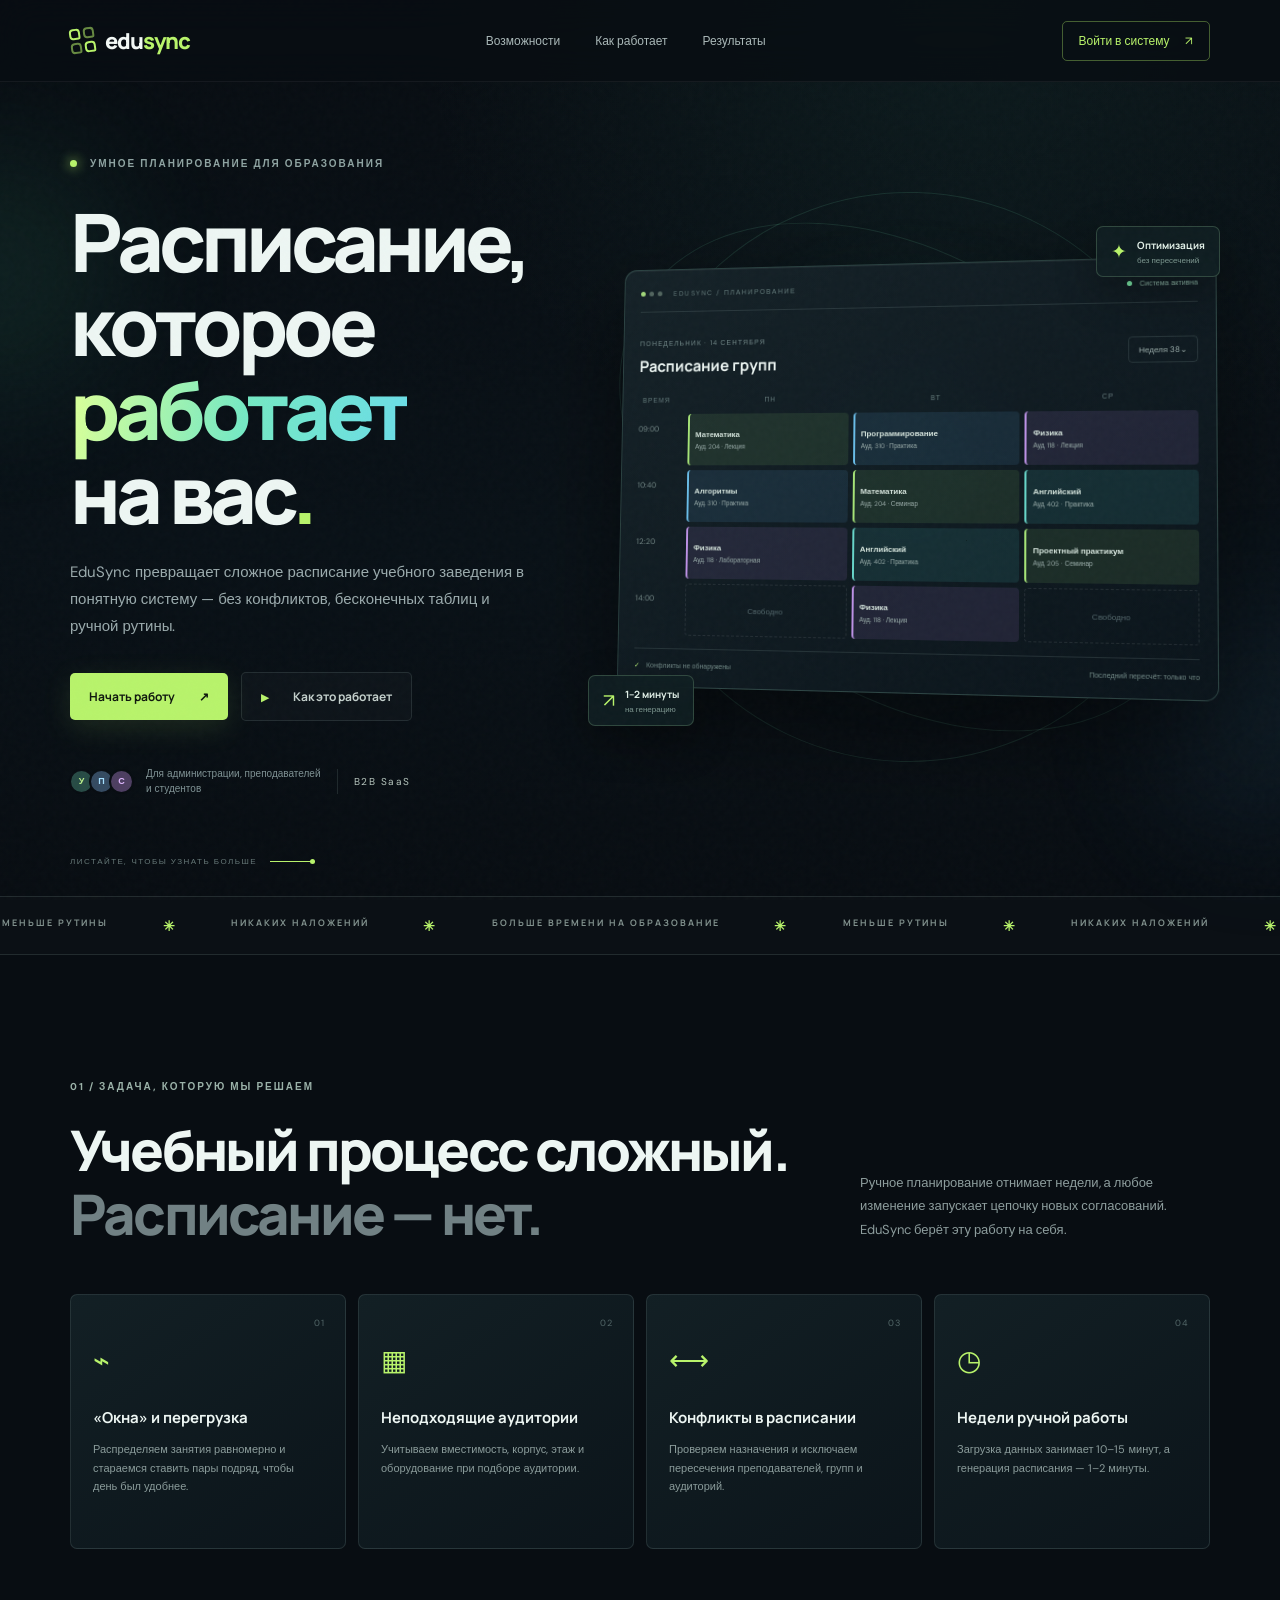
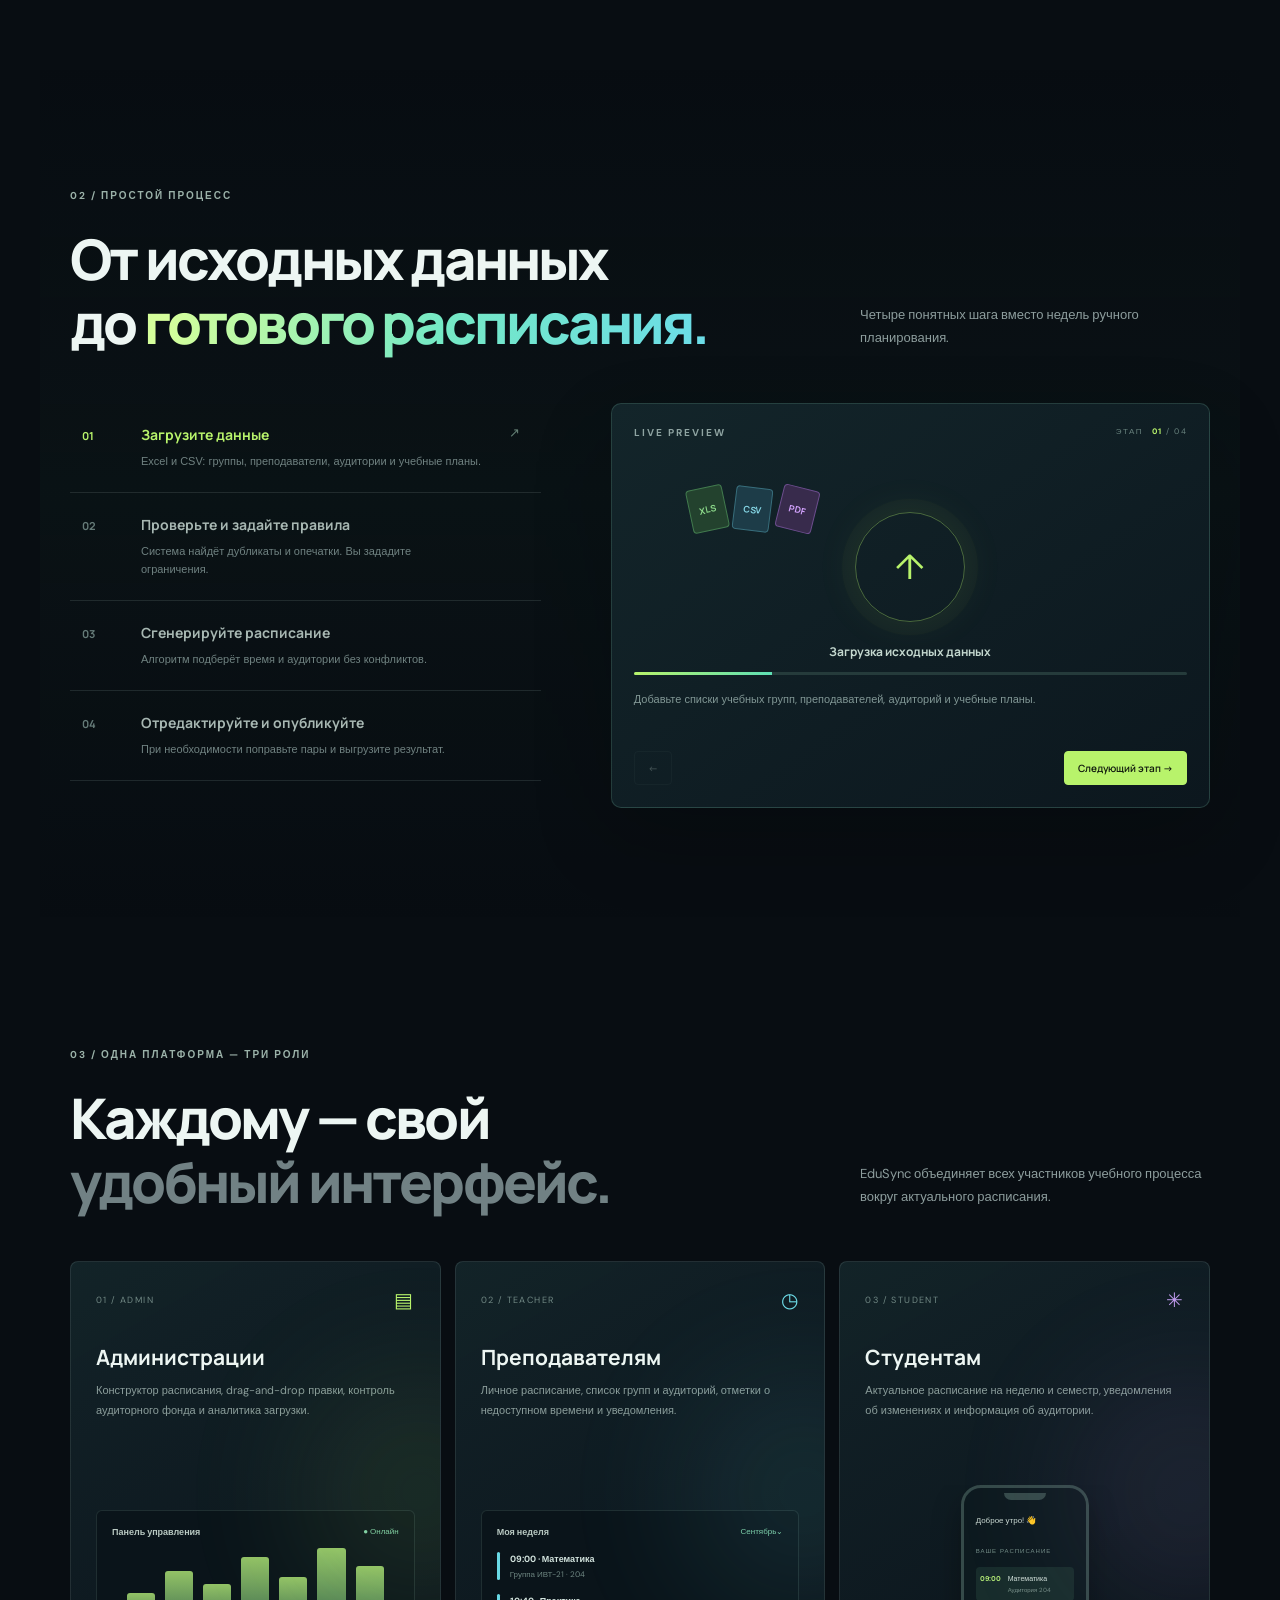
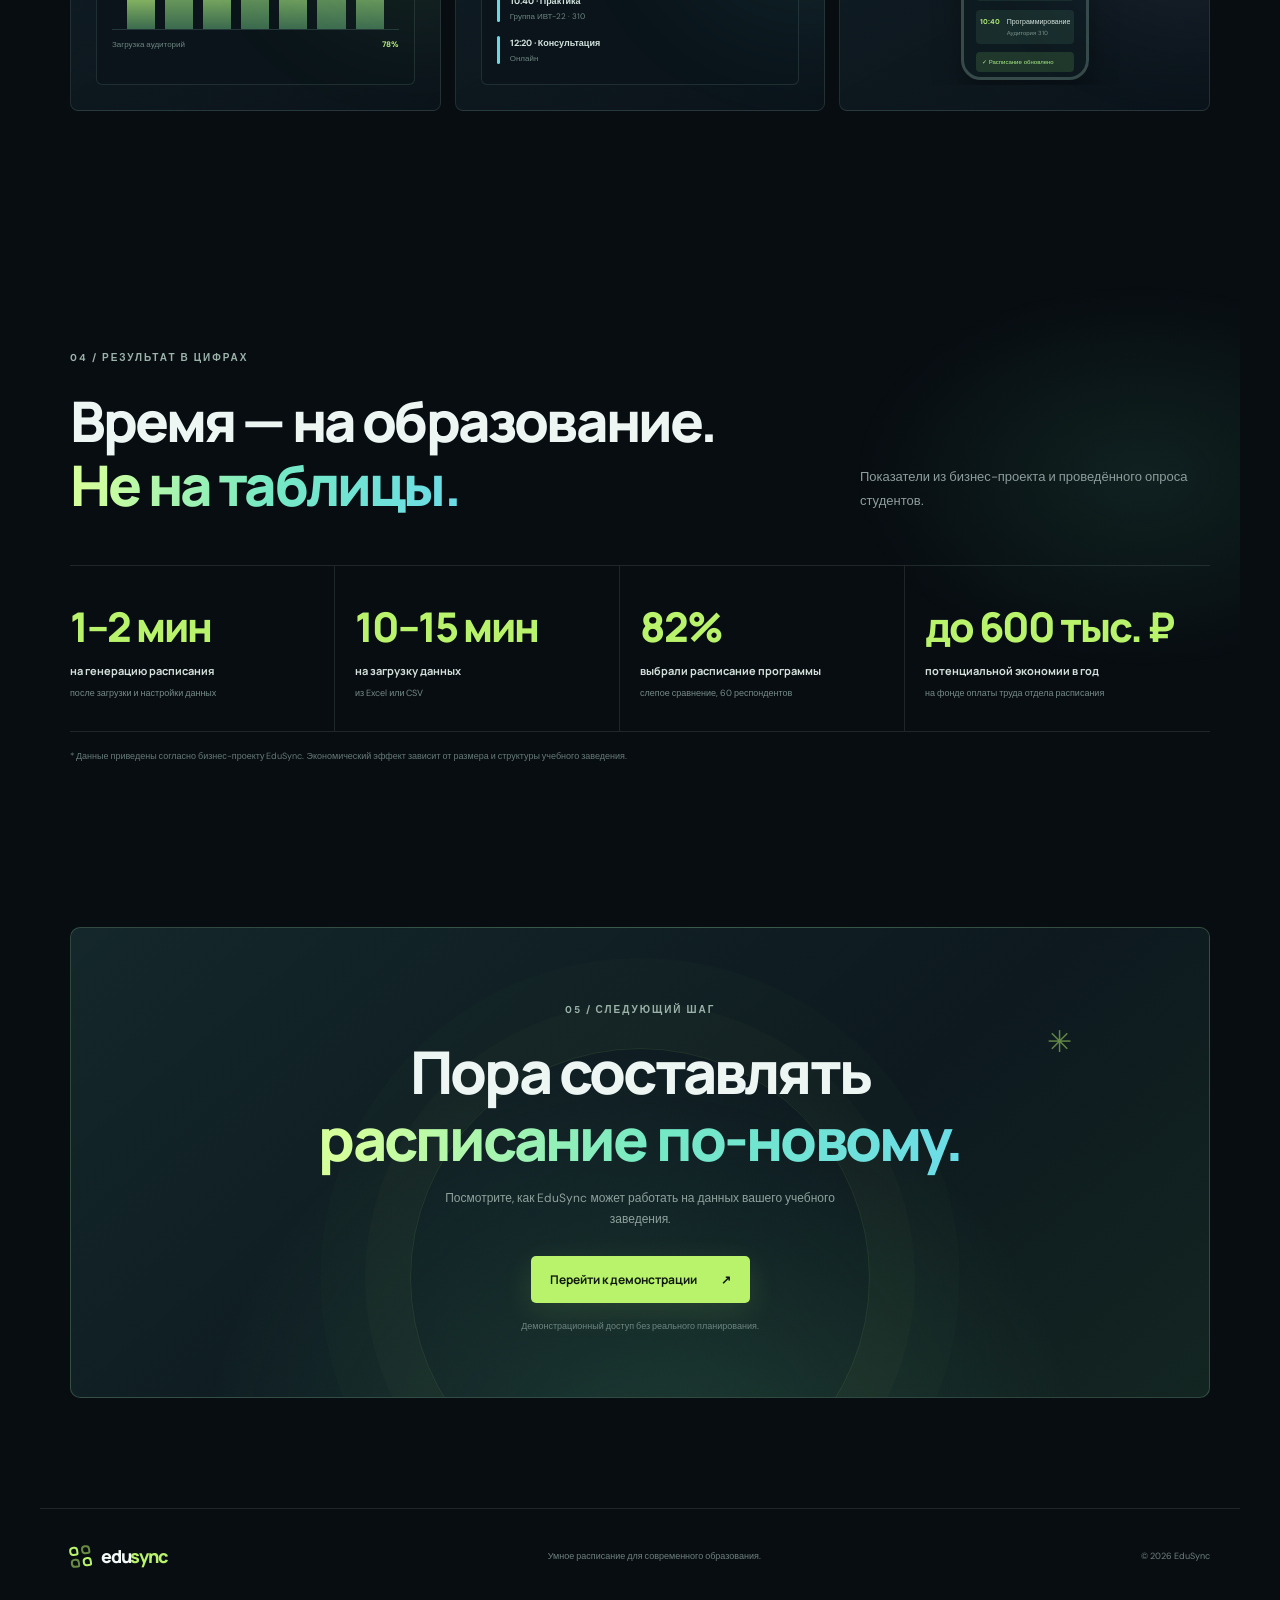
<file: index.html>
<!DOCTYPE html>
<html lang="ru">
<head>
  <meta charset="UTF-8">
  <meta name="viewport" content="width=device-width, initial-scale=1.0">
  <meta name="theme-color" content="#080d12">
  <meta name="description" content="EduSync — облачная платформа автоматической генерации расписания для учебных заведений.">
  <title>EduSync — умное расписание</title>
  <link rel="preconnect" href="https://fonts.googleapis.com">
  <link rel="preconnect" href="https://fonts.gstatic.com" crossorigin>
  <link href="https://fonts.googleapis.com/css2?family=DM+Sans:wght@400;500;600;700&family=Manrope:wght@400;500;600;700;800&display=swap" rel="stylesheet">
  <link rel="stylesheet" href="styles.css">
</head>
<body>
  <div class="noise"></div>
  <div class="cursor-glow"></div>
  <header class="header" id="top">
    <a class="brand" href="index.html"><span class="brand-mark"><i></i><i></i><i></i><i></i></span><span>edu<span class="brand-accent">sync</span></span></a>
    <nav class="nav"><a href="index.html#benefits">Возможности</a><a href="index.html#how">Как работает</a><a href="index.html#results">Результаты</a></nav>
    <a class="header-cta" href="login.html">Войти в систему <span>↗</span></a>
  </header>

  <main>
    <section class="hero section-shell">
      <div class="hero-orb orb-one"></div><div class="hero-orb orb-two"></div>
      <div class="hero-copy">
        <div class="eyebrow reveal"><span class="live-dot"></span> УМНОЕ ПЛАНИРОВАНИЕ ДЛЯ ОБРАЗОВАНИЯ</div>
        <h1 class="reveal delay-1">Расписание,<br>которое <span class="gradient-text">работает</span><br>на вас<span class="period">.</span></h1>
        <p class="hero-lead reveal delay-2">EduSync превращает сложное расписание учебного заведения в понятную систему — без конфликтов, бесконечных таблиц и ручной рутины.</p>
        <div class="hero-actions reveal delay-3"><a class="button button-primary" href="register.html">Начать работу <span>↗</span></a><a class="button button-ghost" href="#how"><span class="play-icon">▶</span> Как это работает</a></div>
        <div class="hero-proof reveal delay-3"><div class="avatar-stack"><b>У</b><b>П</b><b>С</b></div><span>Для администрации, преподавателей<br>и студентов</span><span class="proof-line"></span><span class="proof-label">B2B SaaS</span></div>
      </div>
      <div class="hero-visual reveal delay-2">
        <div class="visual-halo"></div>
        <div class="float-tag tag-top"><span class="tag-icon">✦</span><span><b>Оптимизация</b><small>без пересечений</small></span></div>
        <div class="dashboard">
          <div class="dash-top"><div class="window-dots"><i></i><i></i><i></i></div><span>EDUSYNC / ПЛАНИРОВАНИЕ</span><span class="dash-status"><i></i> Система активна</span></div>
          <div class="dash-heading"><div><small>ПОНЕДЕЛЬНИК · 14 СЕНТЯБРЯ</small><h3>Расписание групп</h3></div><span class="week-pill">Неделя 38⌄</span></div>
          <div class="schedule"><div class="schedule-head"><span>ВРЕМЯ</span><span>ПН</span><span>ВТ</span><span>СР</span></div>
            <div class="schedule-row"><span>09:00</span><div class="lesson lesson-green"><b>Математика</b><small>Ауд. 204 · Лекция</small></div><div class="lesson lesson-blue"><b>Программирование</b><small>Ауд. 310 · Практика</small></div><div class="lesson lesson-purple"><b>Физика</b><small>Ауд. 118 · Лекция</small></div></div>
            <div class="schedule-row"><span>10:40</span><div class="lesson lesson-blue"><b>Алгоритмы</b><small>Ауд. 310 · Практика</small></div><div class="lesson lesson-green"><b>Математика</b><small>Ауд. 204 · Семинар</small></div><div class="lesson lesson-cyan"><b>Английский</b><small>Ауд. 402 · Практика</small></div></div>
            <div class="schedule-row"><span>12:20</span><div class="lesson lesson-purple"><b>Физика</b><small>Ауд. 118 · Лабораторная</small></div><div class="lesson lesson-cyan"><b>Английский</b><small>Ауд. 402 · Практика</small></div><div class="lesson lesson-green"><b>Проектный практикум</b><small>Ауд. 205 · Семинар</small></div></div>
            <div class="schedule-row"><span>14:00</span><div class="empty-slot"><span>Свободно</span></div><div class="lesson lesson-purple"><b>Физика</b><small>Ауд. 118 · Лекция</small></div><div class="empty-slot"><span>Свободно</span></div></div>
          </div>
          <div class="dash-bottom"><span><i class="check">✓</i> Конфликты не обнаружены</span><span>Последний пересчёт: только что</span></div>
        </div>
        <div class="float-tag tag-bottom"><span class="spark">↗</span><span><b>1–2 минуты</b><small>на генерацию</small></span></div><div class="orbit orbit-a"></div><div class="orbit orbit-b"></div>
      </div>
      <div class="hero-scroll"><span>ЛИСТАЙТЕ, ЧТОБЫ УЗНАТЬ БОЛЬШЕ</span><i></i></div>
    </section>
    <section class="ticker"><div class="ticker-track"><span>МЕНЬШЕ РУТИНЫ</span><b>✳</b><span>НИКАКИХ НАЛОЖЕНИЙ</span><b>✳</b><span>БОЛЬШЕ ВРЕМЕНИ НА ОБРАЗОВАНИЕ</span><b>✳</b><span>МЕНЬШЕ РУТИНЫ</span><b>✳</b><span>НИКАКИХ НАЛОЖЕНИЙ</span><b>✳</b></div></section>
    <section class="problem section-shell" id="benefits"><div class="section-kicker reveal">01 / ЗАДАЧА, КОТОРУЮ МЫ РЕШАЕМ</div><div class="section-intro"><h2 class="reveal">Учебный процесс сложный.<br><span class="muted">Расписание — нет.</span></h2><p class="reveal delay-1">Ручное планирование отнимает недели, а любое изменение запускает цепочку новых согласований. EduSync берёт эту работу на себя.</p></div>
      <div class="problem-grid">
        <article class="problem-card reveal"><div class="card-number">01</div><div class="problem-icon">⌁</div><h3>«Окна» и перегрузка</h3><p>Распределяем занятия равномерно и стараемся ставить пары подряд, чтобы день был удобнее.</p><span class="card-arrow">↗</span></article>
        <article class="problem-card reveal delay-1"><div class="card-number">02</div><div class="problem-icon">▦</div><h3>Неподходящие аудитории</h3><p>Учитываем вместимость, корпус, этаж и оборудование при подборе аудитории.</p><span class="card-arrow">↗</span></article>
        <article class="problem-card reveal delay-2"><div class="card-number">03</div><div class="problem-icon">⟷</div><h3>Конфликты в расписании</h3><p>Проверяем назначения и исключаем пересечения преподавателей, групп и аудиторий.</p><span class="card-arrow">↗</span></article>
        <article class="problem-card reveal delay-3"><div class="card-number">04</div><div class="problem-icon">◷</div><h3>Недели ручной работы</h3><p>Загрузка данных занимает 10–15 минут, а генерация расписания — 1–2 минуты.</p><span class="card-arrow">↗</span></article>
      </div>
    </section>
    <section class="workflow section-shell" id="how"><div class="section-kicker reveal">02 / ПРОСТОЙ ПРОЦЕСС</div><div class="section-intro"><h2 class="reveal">От исходных данных<br>до <span class="gradient-text">готового расписания.</span></h2><p class="reveal delay-1">Четыре понятных шага вместо недель ручного планирования.</p></div>
      <div class="workflow-layout"><div class="steps"><button class="step active" data-step="0"><span class="step-index">01</span><span><b>Загрузите данные</b><small>Excel и CSV: группы, преподаватели, аудитории и учебные планы.</small></span><i>↗</i></button><button class="step" data-step="1"><span class="step-index">02</span><span><b>Проверьте и задайте правила</b><small>Система найдёт дубликаты и опечатки. Вы зададите ограничения.</small></span><i>↗</i></button><button class="step" data-step="2"><span class="step-index">03</span><span><b>Сгенерируйте расписание</b><small>Алгоритм подберёт время и аудитории без конфликтов.</small></span><i>↗</i></button><button class="step" data-step="3"><span class="step-index">04</span><span><b>Отредактируйте и опубликуйте</b><small>При необходимости поправьте пары и выгрузите результат.</small></span><i>↗</i></button></div>
      <div class="process-demo"><div class="process-top"><span class="mini-label">LIVE PREVIEW</span><span class="process-counter">ЭТАП <b id="stepCount">01</b> / 04</span></div><div class="process-content"><div class="process-visual" id="processVisual"><div class="file-stack"><div class="file file-x">XLS</div><div class="file file-c">CSV</div><div class="file file-p">PDF</div></div><div class="upload-ring"><span>↑</span></div><div class="process-caption" id="processCaption">Загрузка исходных данных</div></div><div class="process-progress"><span id="processProgress"></span></div><p id="processDescription">Добавьте списки учебных групп, преподавателей, аудиторий и учебные планы.</p></div><div class="process-controls"><button id="prevStep" disabled>←</button><button id="nextStep">Следующий этап <span>→</span></button></div></div></div>
    </section>
    <section class="platform section-shell"><div class="section-kicker reveal">03 / ОДНА ПЛАТФОРМА — ТРИ РОЛИ</div><div class="section-intro"><h2 class="reveal">Каждому — свой<br><span class="muted">удобный интерфейс.</span></h2><p class="reveal delay-1">EduSync объединяет всех участников учебного процесса вокруг актуального расписания.</p></div>
      <div class="platform-grid"><article class="platform-card admin-card reveal"><div class="platform-card-top"><span>01 / ADMIN</span><span class="platform-symbol">▤</span></div><h3>Администрации</h3><p>Конструктор расписания, drag-and-drop правки, контроль аудиторного фонда и аналитика загрузки.</p><div class="mini-ui admin-ui"><div class="mini-ui-head"><b>Панель управления</b><span>● Онлайн</span></div><div class="mini-bars"><i style="height:45%"></i><i style="height:72%"></i><i style="height:56%"></i><i style="height:90%"></i><i style="height:65%"></i><i style="height:100%"></i><i style="height:78%"></i></div><div class="mini-ui-foot"><span>Загрузка аудиторий</span><b>78%</b></div></div></article>
      <article class="platform-card teacher-card reveal delay-1"><div class="platform-card-top"><span>02 / TEACHER</span><span class="platform-symbol">◷</span></div><h3>Преподавателям</h3><p>Личное расписание, список групп и аудиторий, отметки о недоступном времени и уведомления.</p><div class="mini-ui teacher-ui"><div class="mini-ui-head"><b>Моя неделя</b><span>Сентябрь⌄</span></div><div class="teacher-event"><i></i><span><b>09:00 · Математика</b><small>Группа ИВТ-21 · 204</small></span></div><div class="teacher-event"><i></i><span><b>10:40 · Практика</b><small>Группа ИВТ-22 · 310</small></span></div><div class="teacher-event"><i></i><span><b>12:20 · Консультация</b><small>Онлайн</small></span></div></div></article>
      <article class="platform-card student-card reveal delay-2"><div class="platform-card-top"><span>03 / STUDENT</span><span class="platform-symbol">✳</span></div><h3>Студентам</h3><p>Актуальное расписание на неделю и семестр, уведомления об изменениях и информация об аудитории.</p><div class="mini-ui student-ui"><div class="phone"><div class="phone-notch"></div><div class="phone-screen"><div class="phone-greeting">Доброе утро! <b>👋</b></div><small>ВАШЕ РАСПИСАНИЕ</small><div class="phone-lesson"><b>09:00</b><span>Математика<small>Аудитория 204</small></span></div><div class="phone-lesson"><b>10:40</b><span>Программирование<small>Аудитория 310</small></span></div><div class="phone-notice">✓ Расписание обновлено</div></div></div></div></article></div>
    </section>
    <section class="results section-shell" id="results"><div class="results-glow"></div><div class="section-kicker reveal">04 / РЕЗУЛЬТАТ В ЦИФРАХ</div><div class="section-intro"><h2 class="reveal">Время — на образование.<br><span class="gradient-text">Не на таблицы.</span></h2><p class="reveal delay-1">Показатели из бизнес-проекта и проведённого опроса студентов.</p></div><div class="metrics"><div class="metric reveal"><strong data-count="2" data-suffix=" мин" data-prefix="1–">1–2 мин</strong><span>на генерацию расписания</span><small>после загрузки и настройки данных</small></div><div class="metric reveal delay-1"><strong data-count="15" data-suffix=" мин" data-prefix="10–">10–15 мин</strong><span>на загрузку данных</span><small>из Excel или CSV</small></div><div class="metric reveal delay-2"><strong data-count="82" data-suffix="%">82%</strong><span>выбрали расписание программы</span><small>слепое сравнение, 60 респондентов</small></div><div class="metric reveal delay-3"><strong data-count="600" data-suffix=" тыс. ₽" data-prefix="до ">до 600 тыс. ₽</strong><span>потенциальной экономии в год</span><small>на фонде оплаты труда отдела расписания</small></div></div><p class="metrics-note">* Данные приведены согласно бизнес-проекту EduSync. Экономический эффект зависит от размера и структуры учебного заведения.</p></section>
    <section class="cta-section section-shell"><div class="cta-panel reveal"><div class="cta-decoration"><div class="cta-ring"></div><div class="cta-cross">✳</div></div><div class="section-kicker">05 / СЛЕДУЮЩИЙ ШАГ</div><h2>Пора составлять<br><span class="gradient-text">расписание по-новому.</span></h2><p>Посмотрите, как EduSync может работать на данных вашего учебного заведения.</p><a class="button button-primary cta-button" href="register.html">Перейти к демонстрации <span>↗</span></a><span class="cta-footnote">Демонстрационный доступ без реального планирования.</span></div></section>
  </main>
  <footer class="footer section-shell"><a class="brand" href="#top"><span class="brand-mark"><i></i><i></i><i></i><i></i></span><span>edu<span class="brand-accent">sync</span></span></a><span>Умное расписание для современного образования.</span><span>© 2026 EduSync</span></footer>
  <script src="script.js"></script>
</body></html>
</file>
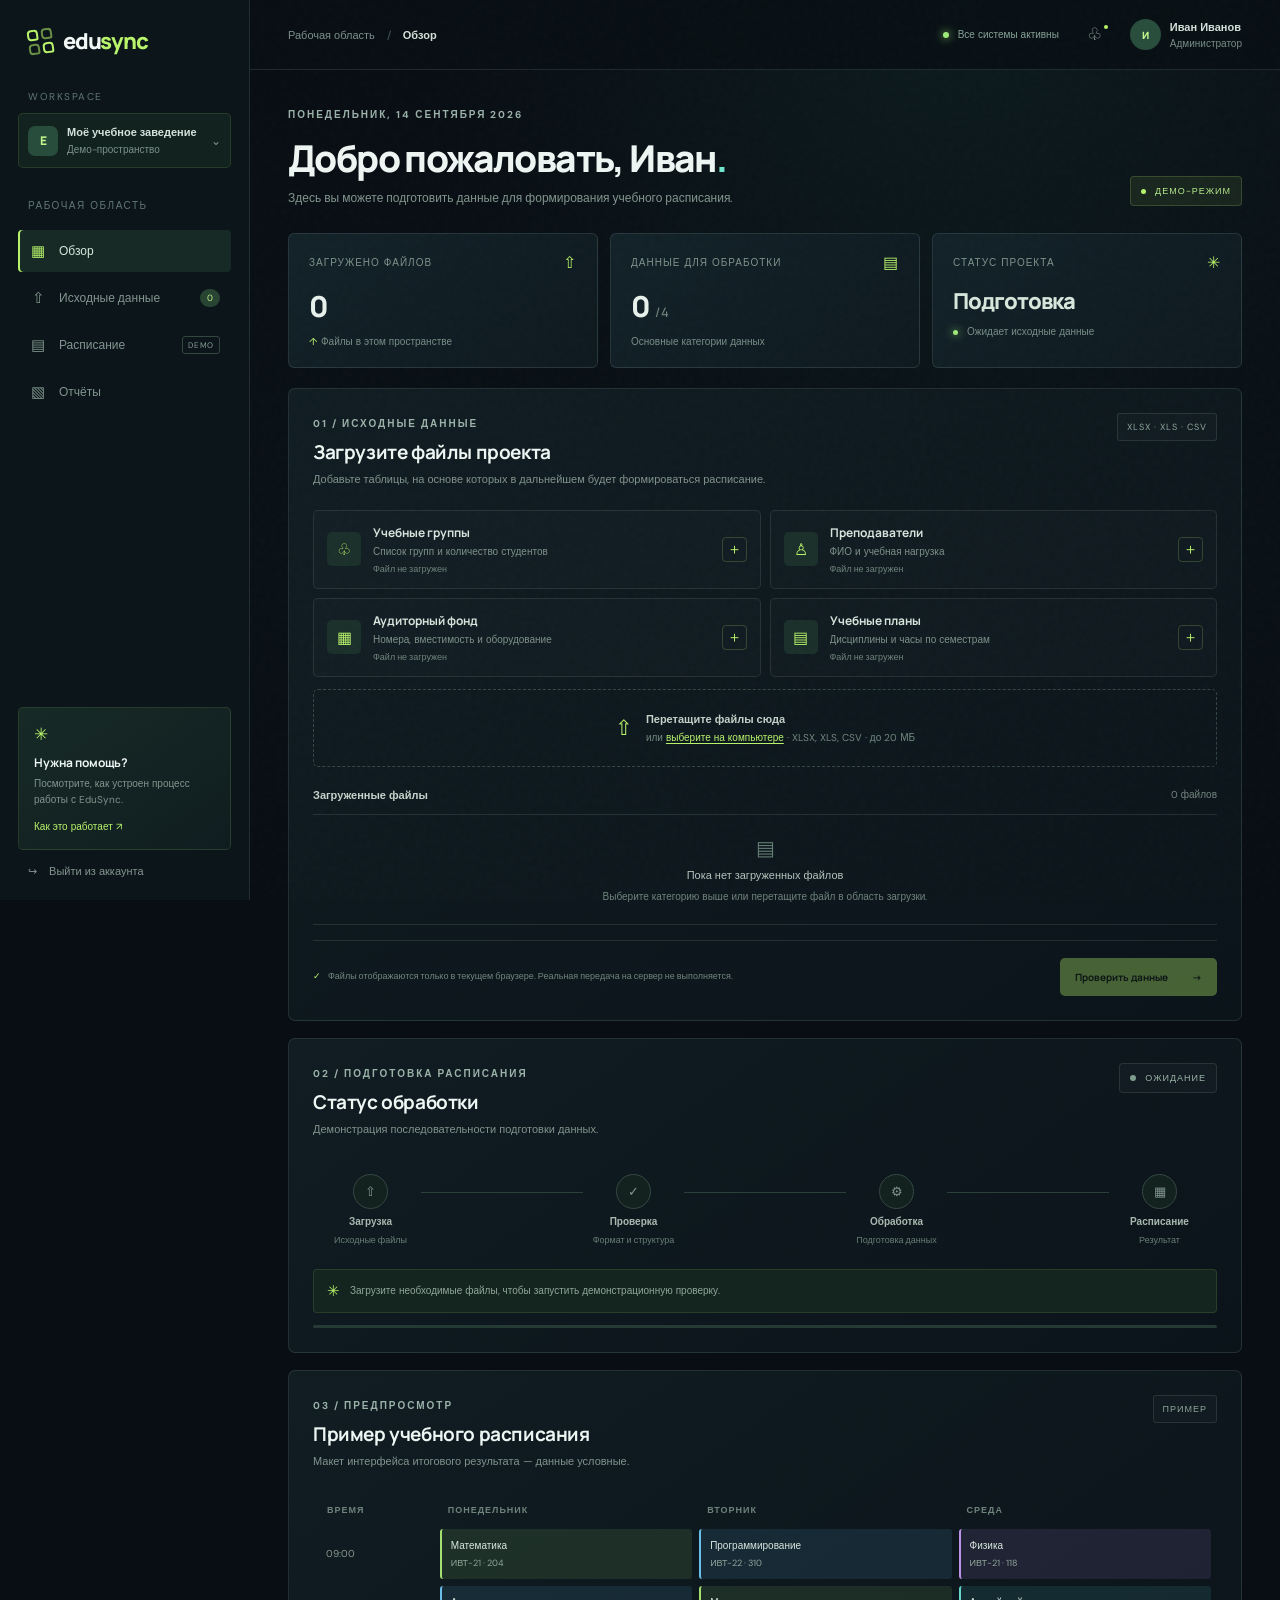
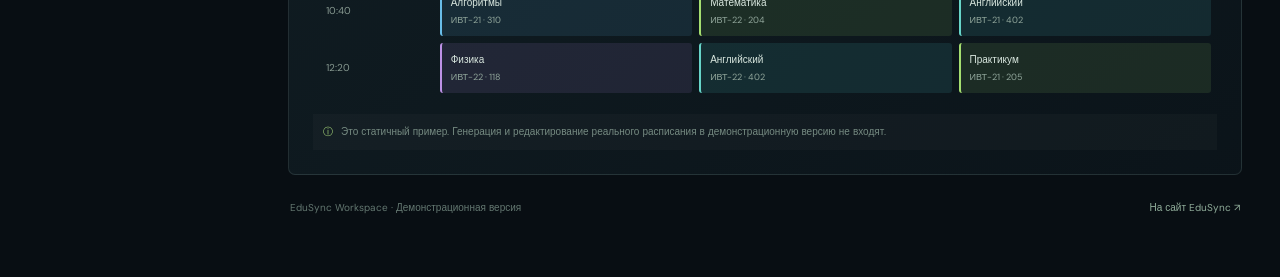
<file: dashboard.html>
<!DOCTYPE html>
<html lang="ru"><head><meta charset="UTF-8"><meta name="viewport" content="width=device-width, initial-scale=1.0"><meta name="theme-color" content="#080d12"><title>Панель управления — EduSync</title><link rel="preconnect" href="https://fonts.googleapis.com"><link rel="preconnect" href="https://fonts.gstatic.com" crossorigin><link href="https://fonts.googleapis.com/css2?family=DM+Sans:wght@400;500;600;700&family=Manrope:wght@400;500;600;700;800&display=swap" rel="stylesheet"><link rel="stylesheet" href="styles.css"></head>
<body class="dashboard-body"><div class="noise"></div><aside class="sidebar"><a class="brand" href="index.html"><span class="brand-mark"><i></i><i></i><i></i><i></i></span><span>edu<span class="brand-accent">sync</span></span></a><div class="workspace-label">WORKSPACE</div><div class="workspace-switch"><span class="workspace-avatar">E</span><span><b id="sideOrg">Моё учебное заведение</b><small>Демо-пространство</small></span><span class="switch-arrow">⌄</span></div><div class="side-caption">РАБОЧАЯ ОБЛАСТЬ</div><nav class="side-nav"><a class="side-link active" href="#overview"><span>▦</span> Обзор</a><a class="side-link" href="#files"><span>⇧</span> Исходные данные <i id="fileNavCount">0</i></a><a class="side-link" href="#schedule"><span>▤</span> Расписание <em>DEMO</em></a><a class="side-link" href="#reports"><span>▧</span> Отчёты</a></nav><div class="sidebar-bottom"><div class="help-card"><span>✳</span><b>Нужна помощь?</b><small>Посмотрите, как устроен процесс работы с EduSync.</small><a href="index.html#how">Как это работает ↗</a></div><button class="logout-button" id="logoutButton"><span>↪</span> Выйти из аккаунта</button></div></aside>
<main class="dashboard-main"><header class="dash-header"><div class="mobile-brand"><a class="brand" href="index.html"><span class="brand-mark"><i></i><i></i><i></i><i></i></span><span>edu<span class="brand-accent">sync</span></span></a></div><div class="breadcrumb">Рабочая область <span>/</span> <b>Обзор</b></div><div class="dash-header-right"><span class="system-live"><i></i> Все системы активны</span><button class="notification-button" aria-label="Уведомления">♧<i></i></button><div class="user-chip"><span class="user-avatar" id="userInitials">И</span><span><b id="userName">Иван Иванов</b><small>Администратор</small></span></div></div></header>
<div class="dashboard-content" id="overview"><div class="welcome-row"><div><div class="section-kicker">ПОНЕДЕЛЬНИК, 14 СЕНТЯБРЯ 2026</div><h1>Добро пожаловать, <span id="welcomeName">Иван</span><span class="gradient-text">.</span></h1><p>Здесь вы можете подготовить данные для формирования учебного расписания.</p></div><span class="demo-pill"><i></i> ДЕМО-РЕЖИМ</span></div>
<div class="overview-cards"><article class="overview-card"><div class="overview-card-top"><span>ЗАГРУЖЕНО ФАЙЛОВ</span><span class="overview-icon">⇧</span></div><strong id="totalFiles">0</strong><small><span class="positive">↑</span> Файлы в этом пространстве</small></article><article class="overview-card"><div class="overview-card-top"><span>ДАННЫЕ ДЛЯ ОБРАБОТКИ</span><span class="overview-icon">▤</span></div><strong id="readyFiles">0 <small>/ 4</small></strong><small>Основные категории данных</small></article><article class="overview-card"><div class="overview-card-top"><span>СТАТУС ПРОЕКТА</span><span class="overview-icon">✳</span></div><strong class="status-text">Подготовка</strong><small><span class="status-dot"></span> Ожидает исходные данные</small></article></div>
<section class="dashboard-panel upload-panel" id="files"><div class="panel-heading"><div><span class="section-kicker">01 / ИСХОДНЫЕ ДАННЫЕ</span><h2>Загрузите файлы проекта</h2><p>Добавьте таблицы, на основе которых в дальнейшем будет формироваться расписание.</p></div><span class="file-format">XLSX · XLS · CSV</span></div>
<div class="upload-grid">
<label class="upload-card" for="groupsFile"><span class="upload-card-icon">♧</span><span class="upload-card-copy"><b>Учебные группы</b><small>Список групп и количество студентов</small><em id="groupsStatus">Файл не загружен</em></span><span class="upload-action">＋</span><input type="file" id="groupsFile" accept=".xlsx,.xls,.csv"></label>
<label class="upload-card" for="teachersFile"><span class="upload-card-icon">♙</span><span class="upload-card-copy"><b>Преподаватели</b><small>ФИО и учебная нагрузка</small><em id="teachersStatus">Файл не загружен</em></span><span class="upload-action">＋</span><input type="file" id="teachersFile" accept=".xlsx,.xls,.csv"></label>
<label class="upload-card" for="roomsFile"><span class="upload-card-icon">▦</span><span class="upload-card-copy"><b>Аудиторный фонд</b><small>Номера, вместимость и оборудование</small><em id="roomsStatus">Файл не загружен</em></span><span class="upload-action">＋</span><input type="file" id="roomsFile" accept=".xlsx,.xls,.csv"></label>
<label class="upload-card" for="curriculumFile"><span class="upload-card-icon">▤</span><span class="upload-card-copy"><b>Учебные планы</b><small>Дисциплины и часы по семестрам</small><em id="curriculumStatus">Файл не загружен</em></span><span class="upload-action">＋</span><input type="file" id="curriculumFile" accept=".xlsx,.xls,.csv"></label>
</div>
<div class="dropzone" id="dropzone"><div class="drop-icon">⇧</div><div><b>Перетащите файлы сюда</b><span>или <u>выберите на компьютере</u> · XLSX, XLS, CSV · до 20 МБ</span></div><input type="file" id="extraFiles" accept=".xlsx,.xls,.csv" multiple></div>
<div class="uploaded-files"><div class="uploaded-title"><b>Загруженные файлы</b><span id="uploadedCount">0 файлов</span></div><div id="uploadedList" class="uploaded-list"><div class="empty-files"><span>▤</span><p>Пока нет загруженных файлов</p><small>Выберите категорию выше или перетащите файл в область загрузки.</small></div></div></div>
<div class="upload-footer"><span><i class="secure-icon">✓</i> Файлы отображаются только в текущем браузере. Реальная передача на сервер не выполняется.</span><button class="button button-primary" id="startProcess" disabled>Проверить данные <span>→</span></button></div>
</section>
<section class="dashboard-panel progress-panel" id="schedule"><div class="panel-heading"><div><span class="section-kicker">02 / ПОДГОТОВКА РАСПИСАНИЯ</span><h2>Статус обработки</h2><p>Демонстрация последовательности подготовки данных.</p></div><span class="processing-badge"><i></i> ОЖИДАНИЕ</span></div><div class="pipeline"><div class="pipeline-step"><span class="pipeline-icon">⇧</span><b>Загрузка</b><small>Исходные файлы</small></div><i class="pipeline-line"></i><div class="pipeline-step"><span class="pipeline-icon">✓</span><b>Проверка</b><small>Формат и структура</small></div><i class="pipeline-line"></i><div class="pipeline-step"><span class="pipeline-icon">⚙</span><b>Обработка</b><small>Подготовка данных</small></div><i class="pipeline-line"></i><div class="pipeline-step"><span class="pipeline-icon">▦</span><b>Расписание</b><small>Результат</small></div></div><div class="process-message" id="processMessage"><span>✳</span><p>Загрузите необходимые файлы, чтобы запустить демонстрационную проверку.</p></div><div class="fake-progress"><span id="fakeProgress"></span></div></section>
<section class="dashboard-panel schedule-panel" id="reports"><div class="panel-heading"><div><span class="section-kicker">03 / ПРЕДПРОСМОТР</span><h2>Пример учебного расписания</h2><p>Макет интерфейса итогового результата — данные условные.</p></div><span class="preview-tag">ПРИМЕР</span></div><div class="preview-table-wrap"><table class="preview-table"><thead><tr><th>ВРЕМЯ</th><th>ПОНЕДЕЛЬНИК</th><th>ВТОРНИК</th><th>СРЕДА</th></tr></thead><tbody><tr><td>09:00</td><td><span class="subject green">Математика<small>ИВТ-21 · 204</small></span></td><td><span class="subject blue">Программирование<small>ИВТ-22 · 310</small></span></td><td><span class="subject purple">Физика<small>ИВТ-21 · 118</small></span></td></tr><tr><td>10:40</td><td><span class="subject blue">Алгоритмы<small>ИВТ-21 · 310</small></span></td><td><span class="subject green">Математика<small>ИВТ-22 · 204</small></span></td><td><span class="subject cyan">Английский<small>ИВТ-21 · 402</small></span></td></tr><tr><td>12:20</td><td><span class="subject purple">Физика<small>ИВТ-22 · 118</small></span></td><td><span class="subject cyan">Английский<small>ИВТ-22 · 402</small></span></td><td><span class="subject green">Практикум<small>ИВТ-21 · 205</small></span></td></tr></tbody></table></div><div class="preview-note"><span>ⓘ</span> Это статичный пример. Генерация и редактирование реального расписания в демонстрационную версию не входят.</div></section>
<footer class="dash-footer"><span>EduSync Workspace · Демонстрационная версия</span><a href="index.html">На сайт EduSync ↗</a></footer></div></main>
<div class="toast" id="toast"><span>✓</span><p id="toastText">Файл добавлен</p></div>
<div class="process-overlay" id="processOverlay"><div class="process-modal"><div class="loader-orbit"><span>✳</span></div><span class="section-kicker">EDUSYNC ENGINE</span><h2 id="processTitle">Проверяем исходные данные</h2><p id="processSub">Подготавливаем демонстрационный сценарий...</p><div class="modal-progress"><span id="modalProgress"></span></div><small id="modalPercent">0%</small></div></div>
<script src="auth.js"></script><script src="dashboard.js"></script></body></html>
</file>
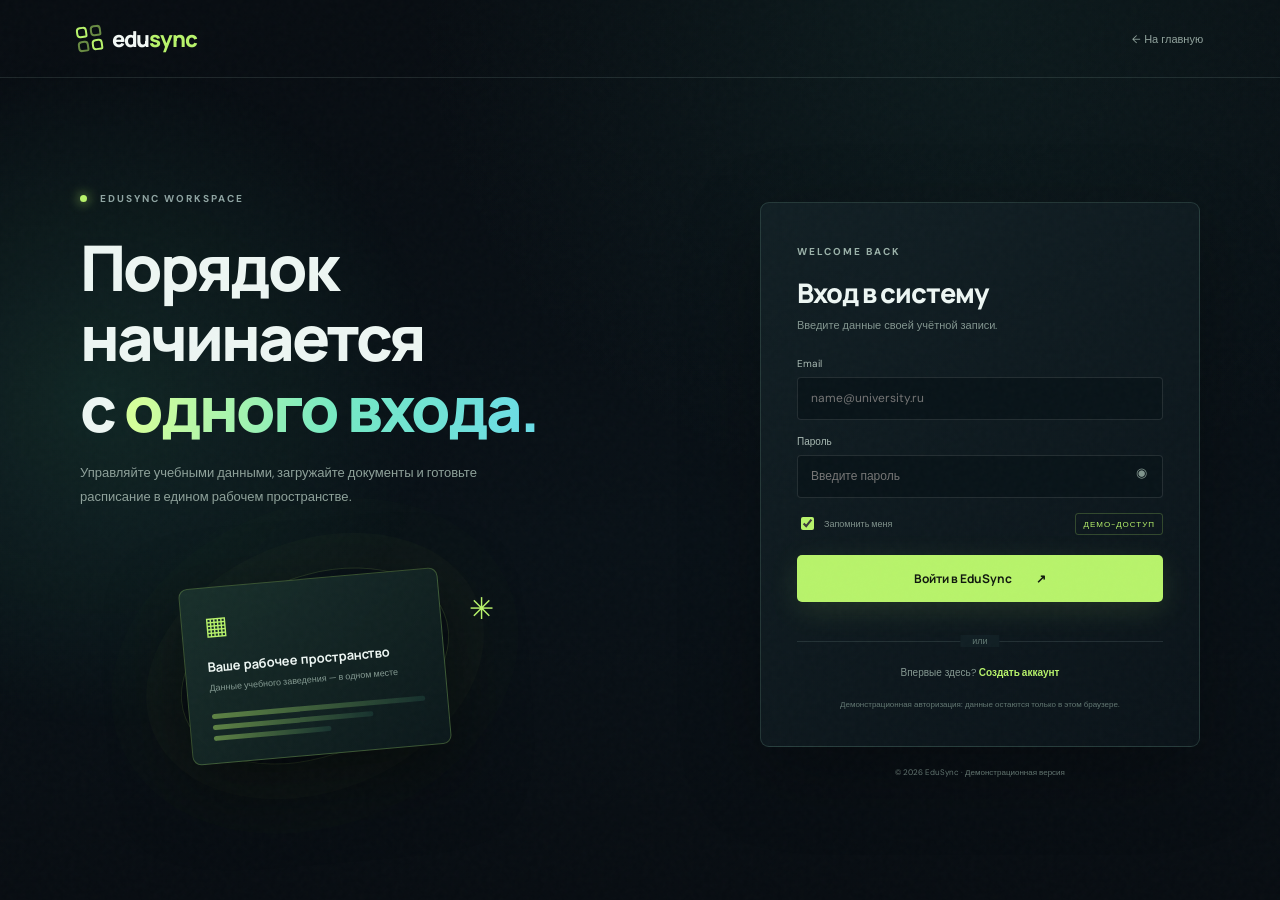
<file: login.html>
<!DOCTYPE html>
<html lang="ru"><head><meta charset="UTF-8"><meta name="viewport" content="width=device-width, initial-scale=1.0"><meta name="theme-color" content="#080d12"><title>Вход — EduSync</title><link rel="preconnect" href="https://fonts.googleapis.com"><link rel="preconnect" href="https://fonts.gstatic.com" crossorigin><link href="https://fonts.googleapis.com/css2?family=DM+Sans:wght@400;500;600;700&family=Manrope:wght@400;500;600;700;800&display=swap" rel="stylesheet"><link rel="stylesheet" href="styles.css"></head>
<body class="auth-body"><div class="noise"></div><div class="auth-glow"></div><header class="auth-header"><a class="brand" href="index.html"><span class="brand-mark"><i></i><i></i><i></i><i></i></span><span>edu<span class="brand-accent">sync</span></span></a><a href="index.html" class="back-link">← На главную</a></header>
<main class="auth-main"><section class="auth-aside"><div class="eyebrow"><span class="live-dot"></span> EDUSYNC WORKSPACE</div><h1>Порядок начинается<br>с <span class="gradient-text">одного входа.</span></h1><p>Управляйте учебными данными, загружайте документы и готовьте расписание в едином рабочем пространстве.</p><div class="auth-aside-art"><div class="art-orbit"></div><div class="art-card"><span class="art-icon">▦</span><b>Ваше рабочее пространство</b><small>Данные учебного заведения — в одном месте</small><div class="art-lines"><i></i><i></i><i></i></div></div><span class="art-float">✳</span></div></section>
<section class="auth-card-wrap"><div class="auth-card"><div class="auth-card-heading"><span class="section-kicker">WELCOME BACK</span><h2>Вход в систему</h2><p>Введите данные своей учётной записи.</p></div><form id="loginForm" class="auth-form"><label>Email<input type="email" name="email" placeholder="name@university.ru" autocomplete="email" required></label><label>Пароль<div class="password-wrap"><input type="password" name="password" placeholder="Введите пароль" autocomplete="current-password" required minlength="4"><button type="button" class="show-password" aria-label="Показать пароль">◉</button></div></label><div class="auth-options"><label class="remember"><input type="checkbox" checked> <span>Запомнить меня</span></label><span class="demo-label">ДЕМО-ДОСТУП</span></div><button class="button button-primary auth-submit" type="submit">Войти в EduSync <span>↗</span></button><p class="auth-error" id="loginError"></p></form><div class="auth-divider"><span>или</span></div><p class="auth-switch">Впервые здесь? <a href="register.html">Создать аккаунт</a></p><p class="auth-disclaimer">Демонстрационная авторизация: данные остаются только в этом браузере.</p></div><div class="auth-foot">© 2026 EduSync · Демонстрационная версия</div></section></main><script src="auth.js"></script></body></html>
</file>
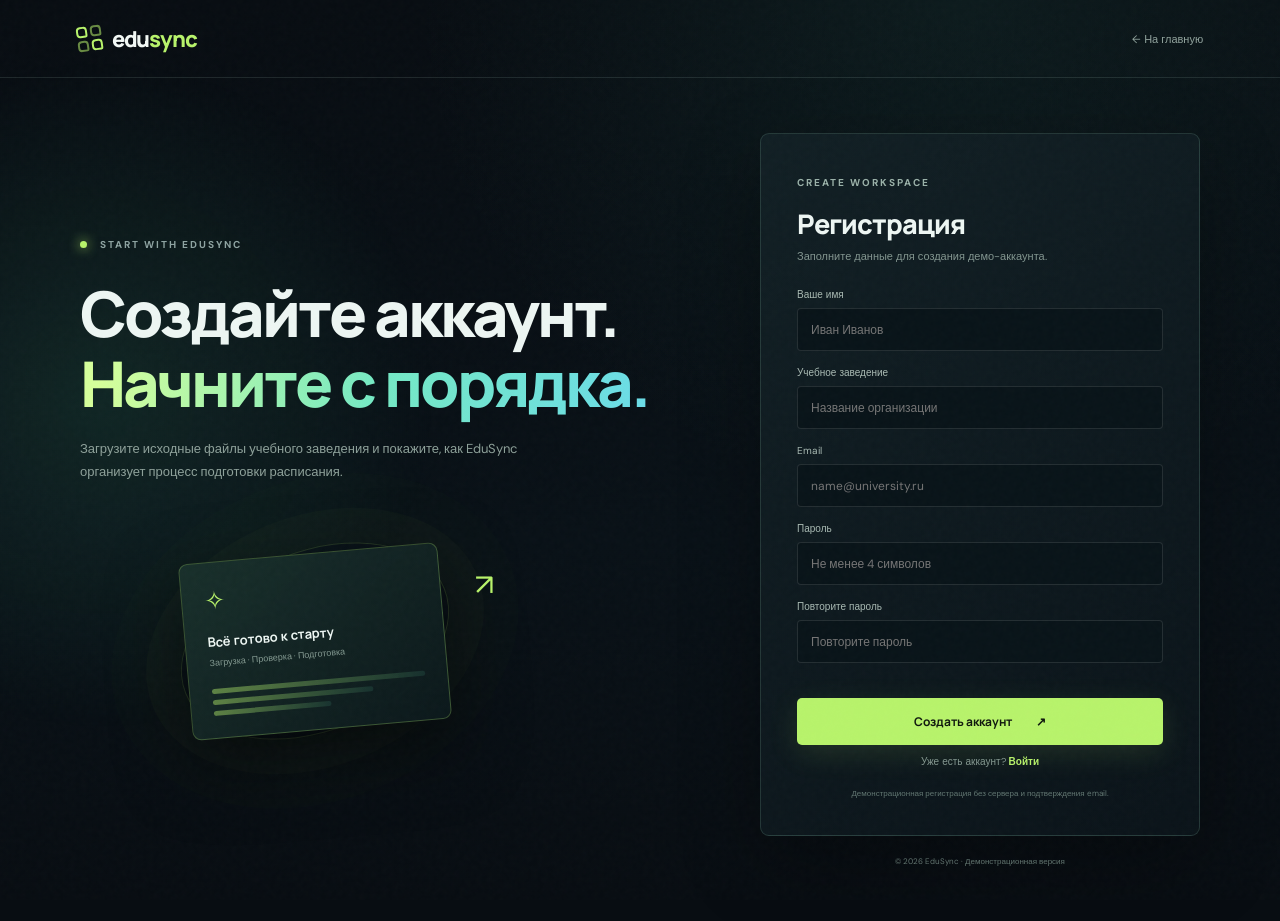
<file: register.html>
<!DOCTYPE html>
<html lang="ru"><head><meta charset="UTF-8"><meta name="viewport" content="width=device-width, initial-scale=1.0"><meta name="theme-color" content="#080d12"><title>Регистрация — EduSync</title><link rel="preconnect" href="https://fonts.googleapis.com"><link rel="preconnect" href="https://fonts.gstatic.com" crossorigin><link href="https://fonts.googleapis.com/css2?family=DM+Sans:wght@400;500;600;700&family=Manrope:wght@400;500;600;700;800&display=swap" rel="stylesheet"><link rel="stylesheet" href="styles.css"></head>
<body class="auth-body"><div class="noise"></div><div class="auth-glow"></div><header class="auth-header"><a class="brand" href="index.html"><span class="brand-mark"><i></i><i></i><i></i><i></i></span><span>edu<span class="brand-accent">sync</span></span></a><a href="index.html" class="back-link">← На главную</a></header>
<main class="auth-main"><section class="auth-aside"><div class="eyebrow"><span class="live-dot"></span> START WITH EDUSYNC</div><h1>Создайте аккаунт.<br><span class="gradient-text">Начните с порядка.</span></h1><p>Загрузите исходные файлы учебного заведения и покажите, как EduSync организует процесс подготовки расписания.</p><div class="auth-aside-art"><div class="art-orbit"></div><div class="art-card"><span class="art-icon">✧</span><b>Всё готово к старту</b><small>Загрузка · Проверка · Подготовка</small><div class="art-lines"><i></i><i></i><i></i></div></div><span class="art-float">↗</span></div></section>
<section class="auth-card-wrap"><div class="auth-card"><div class="auth-card-heading"><span class="section-kicker">CREATE WORKSPACE</span><h2>Регистрация</h2><p>Заполните данные для создания демо-аккаунта.</p></div><form id="registerForm" class="auth-form"><label>Ваше имя<input type="text" name="name" placeholder="Иван Иванов" autocomplete="name" required></label><label>Учебное заведение<input type="text" name="organization" placeholder="Название организации" required></label><label>Email<input type="email" name="email" placeholder="name@university.ru" autocomplete="email" required></label><label>Пароль<input type="password" name="password" placeholder="Не менее 4 символов" minlength="4" required></label><label>Повторите пароль<input type="password" name="confirm" placeholder="Повторите пароль" minlength="4" required></label><p class="auth-error" id="registerError"></p><button class="button button-primary auth-submit" type="submit">Создать аккаунт <span>↗</span></button></form><p class="auth-switch">Уже есть аккаунт? <a href="login.html">Войти</a></p><p class="auth-disclaimer">Демонстрационная регистрация без сервера и подтверждения email.</p></div><div class="auth-foot">© 2026 EduSync · Демонстрационная версия</div></section></main><script src="auth.js"></script></body></html>
</file>
<file: styles.css>
*{box-sizing:border-box} :root{--bg:#080d12;--panel:#0e171e;--panel2:#111e26;--line:rgba(196,225,220,.12);--text:#edf6f3;--muted:#84969a;--green:#b8f36b;--mint:#5ee0b5;--cyan:#65dce8;--font:'Manrope',sans-serif}html{scroll-behavior:smooth;scroll-padding-top:90px}body{margin:0;background:var(--bg);color:var(--text);font-family:'DM Sans',sans-serif;overflow-x:hidden}body:before{content:"";position:fixed;inset:0;pointer-events:none;z-index:-1;background:radial-gradient(ellipse at 75% 0%,rgba(50,130,112,.12),transparent 40%),linear-gradient(180deg,#080d12,#091117 60%,#080d12)}.noise{position:fixed;inset:0;opacity:.035;pointer-events:none;z-index:20;background-image:url("data:image/svg+xml,%3Csvg viewBox='0 0 180 180' xmlns='http://www.w3.org/2000/svg'%3E%3Cfilter id='n'%3E%3CfeTurbulence type='fractalNoise' baseFrequency='.9' numOctaves='3' stitchTiles='stitch'/%3E%3C/filter%3E%3Crect width='100%25' height='100%25' filter='url(%23n)' opacity='.6'/%3E%3C/svg%3E")}.cursor-glow{position:fixed;width:380px;height:380px;border-radius:50%;background:radial-gradient(circle,rgba(103,224,181,.07),transparent 68%);pointer-events:none;transform:translate(-50%,-50%);z-index:0;opacity:0;transition:opacity .3s}.header{height:82px;padding:0 max(calc((100vw - 1200px)/2),5.5vw);display:flex;align-items:center;justify-content:space-between;border-bottom:1px solid rgba(255,255,255,.055);position:sticky;top:0;background:rgba(8,13,18,.78);backdrop-filter:blur(18px);z-index:30}.brand{display:flex;align-items:center;gap:10px;color:#f2f8f5;text-decoration:none;font:800 22px var(--font);letter-spacing:-1.2px}.brand-accent{color:var(--green)}.brand-mark{width:25px;height:25px;display:grid;grid-template-columns:1fr 1fr;gap:3px;transform:rotate(-8deg)}.brand-mark i{display:block;border:2px solid var(--green);border-radius:4px 4px 2px 4px}.brand-mark i:nth-child(2),.brand-mark i:nth-child(3){opacity:.55}.nav{display:flex;gap:35px}.nav a,.header-cta{color:#aab8b8;text-decoration:none;font-size:12px;transition:.25s}.nav a:hover,.header-cta:hover{color:var(--green)}.header-cta{border:1px solid rgba(184,243,107,.35);padding:11px 16px;border-radius:5px;color:var(--green)}.header-cta span{margin-left:12px}.menu-toggle{display:none;background:none;border:0}.section-shell{max-width:1200px;margin:0 auto;padding-left:30px;padding-right:30px}.hero{min-height:690px;display:grid;grid-template-columns:.92fr 1.08fr;align-items:center;gap:25px;position:relative;padding-top:75px;padding-bottom:100px}.hero-copy{position:relative;z-index:2}.eyebrow,.section-kicker,.mini-label{font-size:10px;letter-spacing:2px;color:#8fa4a2;font-weight:700}.live-dot{display:inline-block;width:7px;height:7px;border-radius:50%;background:var(--green);margin-right:9px;box-shadow:0 0 12px var(--green);animation:pulse 2s infinite}.hero h1{font:800 clamp(48px,6.3vw,82px)/1.04 var(--font);letter-spacing:-5px;margin:30px 0 24px}.gradient-text{background:linear-gradient(100deg,#d5ff9b 5%,#75e9c4 52%,#6bdce8);-webkit-background-clip:text;background-clip:text;color:transparent}.period{color:var(--green)}.hero-lead{max-width:470px;color:#9babad;line-height:1.8;font-size:15px}.hero-actions{display:flex;gap:13px;margin-top:32px;align-items:center}.button{display:inline-flex;align-items:center;justify-content:center;gap:24px;padding:15px 19px;border-radius:5px;text-decoration:none;font:700 12px var(--font);border:0;cursor:pointer;transition:transform .25s,box-shadow .25s,background .25s}.button:hover{transform:translateY(-3px)}.button-primary{color:#10180e;background:var(--green);box-shadow:0 8px 30px rgba(184,243,107,.12)}.button-primary:hover{box-shadow:0 12px 38px rgba(184,243,107,.25);background:#ceff8d}.button-ghost{color:#c4d0cc;border:1px solid var(--line);background:rgba(255,255,255,.025)}.play-icon{font-size:10px;color:var(--green)}.hero-proof{display:flex;align-items:center;gap:12px;margin-top:45px;color:#7f9294;font-size:10px;line-height:1.5}.avatar-stack{display:flex;padding-left:4px}.avatar-stack b{width:25px;height:25px;border:2px solid var(--bg);border-radius:50%;background:#274b45;color:#bdf28d;display:grid;place-items:center;font-size:9px;margin-left:-5px}.avatar-stack b:nth-child(2){background:#344a61;color:#a5dfff}.avatar-stack b:nth-child(3){background:#4d3e61;color:#e0b9ff}.proof-line{height:25px;width:1px;background:var(--line);margin:0 4px}.proof-label{letter-spacing:1.5px;color:#b7c6be}.hero-visual{position:relative;min-width:0;perspective:1200px}.visual-halo{position:absolute;width:520px;height:520px;left:50%;top:50%;transform:translate(-50%,-50%);background:radial-gradient(circle,rgba(65,207,160,.15),rgba(40,126,117,.05) 45%,transparent 70%);filter:blur(10px)}.dashboard{position:relative;z-index:2;background:linear-gradient(145deg,rgba(21,34,40,.97),rgba(10,20,27,.97));border:1px solid rgba(157,224,196,.2);border-radius:13px;padding:17px;box-shadow:0 35px 100px rgba(0,0,0,.5),inset 0 1px rgba(255,255,255,.05);transform:rotateY(-8deg) rotateX(3deg);animation:float 7s ease-in-out infinite}.dash-top{height:27px;display:flex;align-items:center;gap:12px;color:#637a7a;font-size:7px;letter-spacing:1.5px;border-bottom:1px solid var(--line);padding-bottom:12px}.window-dots{display:flex;gap:4px}.window-dots i{width:5px;height:5px;border-radius:50%;background:#52655f}.window-dots i:first-child{background:#a2d77a}.dash-status{margin-left:auto;color:#8eb8a7;letter-spacing:0}.dash-status i{display:inline-block;width:5px;height:5px;border-radius:50%;background:#79e6a5;margin-right:5px}.dash-heading{display:flex;align-items:center;justify-content:space-between;margin:19px 0 15px}.dash-heading small{font-size:7px;letter-spacing:1.2px;color:#718787}.dash-heading h3{font:700 16px var(--font);margin:5px 0}.week-pill{border:1px solid var(--line);border-radius:4px;padding:7px 9px;color:#9badaa;font-size:8px}.schedule{display:grid;gap:5px}.schedule-head,.schedule-row{display:grid;grid-template-columns:48px repeat(3,1fr);gap:5px}.schedule-head{font-size:7px;color:#617879;letter-spacing:1px;padding:0 4px 5px}.schedule-head span:not(:first-child){text-align:center}.schedule-row>span{font-size:8px;color:#708483;padding-top:10px}.lesson{min-height:53px;border-radius:4px;padding:7px 6px;display:flex;flex-direction:column;justify-content:center;gap:4px;border-left:2px solid}.lesson b{font-size:8px;color:#d9e8e0}.lesson small{font-size:6.5px;color:#9aadaa}.lesson-green{background:rgba(133,196,104,.12);border-color:#a6e477}.lesson-blue{background:rgba(89,165,218,.12);border-color:#69bde8}.lesson-purple{background:rgba(173,126,217,.12);border-color:#bd91e5}.lesson-cyan{background:rgba(77,197,193,.12);border-color:#67d5c9}.empty-slot{border:1px dashed rgba(255,255,255,.09);border-radius:4px;display:grid;place-items:center;color:#52666a;font-size:8px}.dash-bottom{display:flex;justify-content:space-between;border-top:1px solid var(--line);margin-top:13px;padding-top:12px;color:#718986;font-size:7px}.check{color:#baf27b;font-style:normal;margin-right:5px}.float-tag{position:absolute;z-index:3;display:flex;align-items:center;gap:10px;padding:11px 14px;background:rgba(17,31,35,.88);border:1px solid rgba(179,241,180,.2);border-radius:7px;box-shadow:0 15px 40px rgba(0,0,0,.3);backdrop-filter:blur(10px);animation:float 5s ease-in-out infinite}.float-tag b{display:block;font:700 10px var(--font);color:#e2f0e8}.float-tag small{display:block;font-size:8px;color:#7f9992;margin-top:3px}.tag-icon,.spark{color:var(--green);font-size:19px}.tag-top{top:-35px;right:-10px}.tag-bottom{bottom:-34px;left:-20px;animation-delay:-2s}.orbit{position:absolute;border:1px solid rgba(116,219,176,.13);border-radius:50%;pointer-events:none}.orbit-a{width:570px;height:570px;top:50%;left:50%;transform:translate(-50%,-50%) rotate(-20deg)}.orbit-b{width:640px;height:430px;top:50%;left:50%;transform:translate(-50%,-50%) rotate(35deg)}.hero-orb{position:absolute;border-radius:50%;filter:blur(80px);opacity:.12}.orb-one{width:220px;height:220px;background:#54e4a6;top:10%;left:-13%}.orb-two{width:190px;height:190px;background:#4c9cdb;right:-10%;bottom:10%}.hero-scroll{position:absolute;bottom:30px;left:30px;display:flex;align-items:center;gap:13px;color:#657777;font-size:8px;letter-spacing:1.5px}.hero-scroll i{width:45px;height:1px;background:var(--green);position:relative}.hero-scroll i:after{content:"";position:absolute;right:0;top:-2px;width:5px;height:5px;border-radius:50%;background:var(--green)}.ticker{overflow:hidden;border-top:1px solid var(--line);border-bottom:1px solid var(--line);background:rgba(255,255,255,.015);padding:19px 0}.ticker-track{display:flex;justify-content:space-around;gap:50px;white-space:nowrap;min-width:900px;animation:marquee 26s linear infinite;color:#81918d;font:700 9px var(--font);letter-spacing:2px}.ticker b{color:var(--green);font-size:14px}.problem,.workflow,.platform,.results,.pricing{padding-top:125px;padding-bottom:115px}.section-kicker{color:#9bb2a9}.section-intro{display:flex;align-items:flex-end;justify-content:space-between;gap:50px;margin:25px 0 48px}.section-intro h2,.cta-panel h2{font:800 clamp(34px,4.4vw,56px)/1.14 var(--font);letter-spacing:-2.8px;margin:0}.muted{color:#718184}.section-intro>p{max-width:350px;color:#8d9d9d;line-height:1.8;font-size:13px;margin:0 0 5px}.problem-grid{display:grid;grid-template-columns:repeat(4,1fr);gap:12px}.problem-card{position:relative;min-height:255px;padding:25px 22px;background:linear-gradient(145deg,rgba(22,37,42,.8),rgba(13,23,29,.8));border:1px solid var(--line);border-radius:7px;transition:.35s;overflow:hidden}.problem-card:hover{transform:translateY(-7px);border-color:rgba(184,243,107,.35);background:#12221f}.card-number{position:absolute;right:20px;top:22px;color:#536768;font-size:9px;letter-spacing:1px}.problem-icon{font-size:28px;color:var(--green);margin:22px 0 28px}.problem-card h3{font:700 15px var(--font);margin:0 0 12px}.problem-card p{font-size:11px;line-height:1.7;color:#8b9c9b;margin:0;max-width:220px}.card-arrow{position:absolute;bottom:22px;right:22px;color:#6b8b7c;opacity:0;transform:translate(-5px,5px);transition:.3s}.problem-card:hover .card-arrow{opacity:1;transform:none}.workflow{background:linear-gradient(180deg,transparent,rgba(22,51,43,.14),transparent)}.workflow-layout{display:grid;grid-template-columns:.88fr 1.12fr;gap:70px;align-items:stretch}.steps{display:flex;flex-direction:column}.step{display:grid;grid-template-columns:45px 1fr 20px;gap:14px;align-items:start;text-align:left;padding:22px 12px;background:none;border:0;border-bottom:1px solid var(--line);color:var(--text);cursor:pointer;transition:.25s}.step-index{font:700 11px var(--font);color:#657b78;padding-top:3px}.step b{display:block;font:700 14px var(--font);margin-bottom:8px;color:#a7b7b2;transition:.25s}.step small{display:block;color:#708281;font-size:11px;line-height:1.65;max-width:340px}.step>i{font-style:normal;color:#668075;opacity:0;transition:.25s}.step.active b,.step.active .step-index{color:var(--green)}.step.active>i{opacity:1}.step:hover b{color:#d8f1d5}.process-demo{background:linear-gradient(145deg,#13252a,#0c171e);border:1px solid rgba(138,218,183,.19);border-radius:10px;padding:22px;min-height:405px;display:flex;flex-direction:column;box-shadow:0 30px 80px rgba(0,0,0,.18)}.process-top{display:flex;justify-content:space-between;color:#76918a;font-size:8px;letter-spacing:1.5px}.process-counter{color:#68817d}.process-counter b{color:var(--green);margin-left:5px}.process-content{flex:1;display:flex;flex-direction:column;justify-content:center}.process-visual{height:210px;position:relative;display:flex;align-items:center;justify-content:center;gap:18px;overflow:hidden}.file-stack{display:flex;gap:8px;position:absolute;left:10%;top:25px;transition:.5s}.file{width:37px;height:44px;border-radius:4px;display:grid;place-items:center;font:700 9px var(--font);border:1px solid}.file-x{color:#8edc8c;background:#23422e;border-color:#427b4e;transform:rotate(-12deg)}.file-c{color:#87d8e7;background:#1d3c48;border-color:#386e7c;transform:rotate(7deg)}.file-p{color:#d5a4ff;background:#382b4c;border-color:#6d4d8e;transform:rotate(14deg)}.upload-ring{width:110px;height:110px;border:1px solid rgba(184,243,107,.35);border-radius:50%;display:grid;place-items:center;color:var(--green);font-size:35px;box-shadow:0 0 0 13px rgba(184,243,107,.025),0 0 45px rgba(184,243,107,.08);animation:ringPulse 3s infinite}.process-caption{position:absolute;bottom:12px;color:#c4d8cf;font:700 12px var(--font)}.process-progress{height:3px;background:#253b3b;border-radius:4px;overflow:hidden}.process-progress span{display:block;height:100%;width:25%;background:linear-gradient(90deg,var(--green),var(--mint));transition:width .5s}.process-content>p{font-size:11px;color:#819795;line-height:1.7;min-height:38px;margin:15px 0 0}.process-controls{display:flex;justify-content:space-between;align-items:center}.process-controls button{background:transparent;border:1px solid var(--line);color:#b6c7c0;border-radius:4px;padding:9px 13px;cursor:pointer;font:600 10px var(--font);transition:.2s}.process-controls button:hover:not(:disabled){border-color:var(--green);color:var(--green)}.process-controls button:disabled{opacity:.3;cursor:default}.process-controls #nextStep{background:var(--green);border-color:var(--green);color:#10180e}.platform-grid{display:grid;grid-template-columns:repeat(3,1fr);gap:14px}.platform-card{position:relative;min-height:450px;padding:25px;border-radius:8px;border:1px solid var(--line);background:linear-gradient(150deg,rgba(20,37,42,.92),rgba(11,20,27,.96));overflow:hidden}.platform-card:after{content:"";position:absolute;width:240px;height:240px;border-radius:50%;filter:blur(70px);opacity:.1;right:-100px;top:110px;background:var(--glow)}.admin-card{--glow:#a6f17a}.teacher-card{--glow:#66dce9}.student-card{--glow:#bc91ef}.platform-card-top{display:flex;justify-content:space-between;align-items:center;color:#718985;font-size:9px;letter-spacing:1.4px}.platform-symbol{font-size:20px;color:var(--green)}.teacher-card .platform-symbol{color:#6edce8}.student-card .platform-symbol{color:#c29cf0}.platform-card h3{font:700 21px var(--font);margin:30px 0 10px}.platform-card>p{font-size:11px;line-height:1.75;color:#8b9d9b;min-height:60px;margin:0}.mini-ui{position:absolute;bottom:25px;left:25px;right:25px;height:175px;background:#0a141a;border:1px solid rgba(172,220,196,.13);border-radius:6px;padding:15px;overflow:hidden}.mini-ui-head{display:flex;justify-content:space-between;color:#b9c9c2;font-size:9px}.mini-ui-head span{color:#80cfa7;font-size:8px}.mini-bars{height:92px;display:flex;align-items:end;gap:10px;padding:10px 15px 0;border-bottom:1px solid #233638}.mini-bars i{flex:1;border-radius:3px 3px 0 0;background:linear-gradient(0deg,#477f5c,#b5ee79);opacity:.8}.mini-ui-foot{display:flex;justify-content:space-between;padding-top:9px;color:#6d8580;font-size:8px}.mini-ui-foot b{color:#b7ed83}.teacher-ui{height:175px}.teacher-event{display:flex;align-items:center;gap:10px;margin-top:14px}.teacher-event>i{width:3px;height:28px;background:#69d9e5;border-radius:4px}.teacher-event b,.teacher-event small{display:block}.teacher-event b{font-size:9px;color:#d3e4de}.teacher-event small{font-size:8px;color:#6d8580;margin-top:4px}.student-ui{height:200px;display:flex;justify-content:center;background:transparent;border:0;padding:0}.phone{width:128px;height:195px;border:3px solid #354a49;border-radius:20px;background:#0d1a1f;padding:6px;box-shadow:0 15px 30px rgba(0,0,0,.3)}.phone-notch{width:42px;height:7px;border-radius:0 0 7px 7px;background:#354a49;margin:-1px auto 9px}.phone-screen{padding:6px}.phone-greeting{font-size:8px;color:#c9d8d1;margin-bottom:12px}.phone-screen>small{font-size:6px;color:#77918a;letter-spacing:1px}.phone-lesson{display:flex;gap:7px;margin-top:9px;padding:7px 4px;background:#182d2c;border-radius:4px}.phone-lesson>b{font-size:7px;color:#b7f078}.phone-lesson span{font-size:7px;color:#d4e3dc}.phone-lesson small{display:block;font-size:6px;color:#79918a;margin-top:3px}.phone-notice{margin-top:8px;padding:6px;background:#20382b;color:#a9ed85;border-radius:4px;font-size:6px}.results{position:relative;overflow:hidden}.results-glow{position:absolute;width:600px;height:400px;right:-200px;top:50px;background:radial-gradient(ellipse,rgba(86,214,157,.1),transparent 68%);pointer-events:none}.metrics{display:grid;grid-template-columns:repeat(4,1fr);border-top:1px solid var(--line);border-bottom:1px solid var(--line)}.metric{padding:32px 20px 30px 0;border-right:1px solid var(--line);margin-right:20px;display:flex;flex-direction:column;gap:9px}.metric:last-child{border:0;margin:0}.metric strong{font:800 clamp(28px,3.2vw,42px) var(--font);letter-spacing:-2px;color:var(--green)}.metric span{font:700 11px var(--font);color:#d4e0da}.metric small{font-size:9px;color:#758b87;line-height:1.5}.metrics-note,.pricing-note{font-size:9px;color:#657a78;margin-top:17px;line-height:1.6}.pricing-grid{display:grid;grid-template-columns:repeat(3,1fr);gap:13px}.price-card{position:relative;padding:28px 25px 25px;border:1px solid var(--line);border-radius:7px;background:linear-gradient(145deg,rgba(18,31,37,.85),rgba(10,18,24,.9));min-height:390px;transition:.3s}.price-card:hover{transform:translateY(-6px);border-color:rgba(184,243,107,.3)}.price-card.featured{border-color:rgba(184,243,107,.55);background:linear-gradient(150deg,rgba(30,53,43,.85),rgba(11,22,25,.95));box-shadow:0 15px 55px rgba(108,196,121,.07)}.popular{position:absolute;right:18px;top:0;background:var(--green);color:#172014;padding:7px 10px;border-radius:0 0 4px 4px;font-size:7px;font-weight:800;letter-spacing:1px}.price-label{font-size:9px;letter-spacing:1.5px;color:#839d91}.price-card h3{font:700 21px var(--font);margin:23px 0 7px}.price-card>p{font-size:10px;color:#7f9290;margin:0}.price{font:800 30px var(--font);letter-spacing:-1.5px;margin:26px 0 22px;color:#e9f5ed}.price small{font:500 10px 'DM Sans',sans-serif;letter-spacing:0;color:#82958f}.price-card ul{list-style:none;padding:17px 0 0;margin:0;border-top:1px solid var(--line);display:grid;gap:12px}.price-card li{font-size:10px;color:#9eafaa}.price-card li:before{content:"✓";color:var(--green);margin-right:10px}.price-link{position:absolute;bottom:24px;left:25px;right:25px;display:flex;justify-content:space-between;text-decoration:none;color:var(--green);font:700 10px var(--font);border-top:1px solid var(--line);padding-top:16px}.cta-section{padding-top:40px;padding-bottom:110px}.cta-panel{position:relative;overflow:hidden;text-align:center;padding:75px 25px 65px;border:1px solid rgba(166,229,174,.22);border-radius:10px;background:radial-gradient(ellipse at 50% 120%,rgba(96,208,144,.18),transparent 55%),linear-gradient(140deg,#14272a,#0d191f 60%,#132521)}.cta-panel .section-kicker{position:relative}.cta-panel h2{position:relative;margin:22px 0 16px;font-size:clamp(36px,5vw,59px)}.cta-panel>p{position:relative;color:#8fa29c;font-size:12px;margin:0 auto 27px;max-width:450px;line-height:1.7}.cta-button{position:relative}.cta-footnote{display:block;position:relative;margin-top:17px;color:#6e8580;font-size:9px}.cta-decoration{position:absolute;inset:0;pointer-events:none}.cta-ring{position:absolute;width:460px;height:460px;border:1px solid rgba(184,243,107,.1);border-radius:50%;left:50%;top:50%;transform:translate(-50%,-25%);box-shadow:0 0 0 45px rgba(184,243,107,.018),0 0 0 90px rgba(184,243,107,.012)}.cta-cross{position:absolute;right:12%;top:20%;font-size:30px;color:rgba(184,243,107,.5);animation:spin 18s linear infinite}.footer{min-height:95px;border-top:1px solid var(--line);display:flex;align-items:center;justify-content:space-between;color:#6d807d;font-size:9px}.footer .brand{font-size:18px}.footer .brand-mark{width:21px;height:21px}.modal{position:fixed;inset:0;z-index:60;display:grid;place-items:center;opacity:0;visibility:hidden;transition:.3s}.modal.open{opacity:1;visibility:visible}.modal-backdrop{position:absolute;inset:0;background:rgba(0,0,0,.72);backdrop-filter:blur(8px)}.modal-card{position:relative;width:min(460px,calc(100% - 32px));padding:35px;background:#101d22;border:1px solid rgba(184,243,107,.22);border-radius:9px;transform:translateY(20px);transition:.35s}.modal.open .modal-card{transform:translateY(0)}.modal-close{position:absolute;right:18px;top:12px;border:0;background:none;color:#91a59d;font-size:26px;cursor:pointer}.modal-card h2{font:800 29px var(--font);letter-spacing:-1px;margin:17px 0 8px}.modal-card>p{font-size:11px;color:#8b9e98;line-height:1.6;margin-bottom:22px}.modal-card form{display:grid;gap:14px}.modal-card label{font-size:10px;color:#a8b9b1;display:grid;gap:7px}.modal-card input{width:100%;padding:12px 13px;border:1px solid rgba(255,255,255,.12);background:#0a1419;border-radius:4px;color:#eaf4ef;font:12px 'DM Sans',sans-serif;outline:0}.modal-card input:focus{border-color:rgba(184,243,107,.6)}.form-submit{width:100%;margin-top:5px}.form-hint{font-size:8px;color:#647a75;line-height:1.5}.form-success{display:none;text-align:center;padding:28px 0 10px}.form-success.show{display:block}.form-success>span{display:grid;place-items:center;width:45px;height:45px;border-radius:50%;background:rgba(184,243,107,.14);color:var(--green);font-size:23px;margin:0 auto 15px}.form-success b{font:700 17px var(--font)}.form-success p{font-size:10px;line-height:1.6;color:#829691}.reveal{opacity:0;transform:translateY(26px);transition:opacity .8s cubic-bezier(.2,.7,.2,1),transform .8s cubic-bezier(.2,.7,.2,1)}.reveal.visible{opacity:1;transform:translateY(0)}.delay-1{transition-delay:.12s}.delay-2{transition-delay:.22s}.delay-3{transition-delay:.32s}@keyframes float{0%,100%{transform:translateY(0) rotateY(-8deg) rotateX(3deg)}50%{transform:translateY(-12px) rotateY(-6deg) rotateX(2deg)}}@keyframes pulse{0%,100%{box-shadow:0 0 0 0 rgba(184,243,107,.4)}50%{box-shadow:0 0 0 6px rgba(184,243,107,0)}}@keyframes ringPulse{0%,100%{box-shadow:0 0 0 13px rgba(184,243,107,.025),0 0 45px rgba(184,243,107,.08)}50%{box-shadow:0 0 0 20px rgba(184,243,107,.015),0 0 65px rgba(184,243,107,.15)}}@keyframes marquee{to{transform:translateX(-30%)}}@keyframes spin{to{transform:rotate(360deg)}}@media(max-width:1000px){.hero{grid-template-columns:1fr;padding-top:75px;gap:75px}.hero-copy{max-width:700px}.hero-visual{max-width:720px;width:100%;margin:auto}.hero h1{font-size:75px}.problem-grid{grid-template-columns:repeat(2,1fr)}.workflow-layout{gap:30px}.platform-card{padding:20px}.mini-ui{left:20px;right:20px}.section-shell{padding-left:38px;padding-right:38px}.header{padding-left:38px;padding-right:38px}}@media(max-width:700px){.header{height:68px;padding:0 22px}.nav{display:none;position:absolute;top:68px;left:0;right:0;background:#0d171c;padding:20px 24px;flex-direction:column;gap:20px;border-bottom:1px solid var(--line)}.nav.open{display:flex}.header-cta{margin-left:auto;margin-right:15px;padding:9px 11px;font-size:10px}.menu-toggle{display:flex;flex-direction:column;gap:5px;padding:8px}.menu-toggle span{width:20px;height:1px;background:#dce9e2}.section-shell{padding-left:22px;padding-right:22px}.hero{padding-top:70px;padding-bottom:90px;min-height:auto;gap:65px}.hero h1{font-size:clamp(48px,12vw,70px);letter-spacing:-3.5px}.hero-lead{font-size:13px}.hero-actions{align-items:stretch;flex-direction:column;max-width:300px}.hero-actions .button{justify-content:space-between}.hero-proof{margin-top:30px}.dashboard{padding:11px;transform:none;animation:floatMobile 7s ease-in-out infinite}.dash-top{font-size:6px}.dash-status{font-size:6px}.dash-heading h3{font-size:13px}.schedule-head,.schedule-row{grid-template-columns:38px repeat(3,1fr);gap:3px}.lesson{padding:5px 3px;min-height:48px}.lesson b{font-size:6.5px}.lesson small{font-size:5px}.schedule-row>span{font-size:7px}.dash-bottom{font-size:6px}.tag-top{right:-5px;top:-42px}.tag-bottom{left:-5px;bottom:-43px}.float-tag{padding:8px 10px}.orbit{display:none}.hero-scroll{left:22px}.section-intro{display:block;margin-bottom:32px}.section-intro h2{font-size:39px;letter-spacing:-2px}.section-intro>p{margin-top:18px;font-size:12px}.problem,.workflow,.platform,.results,.pricing{padding-top:85px;padding-bottom:75px}.problem-grid{grid-template-columns:1fr 1fr;gap:8px}.problem-card{min-height:235px;padding:17px 14px}.problem-card h3{font-size:12px}.problem-card p{font-size:10px}.problem-icon{margin:20px 0 25px}.card-number{right:14px;top:15px}.workflow-layout{grid-template-columns:1fr;gap:25px}.step{padding:17px 5px;grid-template-columns:35px 1fr 15px}.step b{font-size:12px}.step small{font-size:10px}.process-demo{min-height:365px;padding:17px}.platform-grid{grid-template-columns:1fr}.platform-card{min-height:390px}.mini-ui{height:155px}.student-ui{height:190px}.metrics{grid-template-columns:1fr 1fr}.metric{padding:22px 10px 22px 0;margin-right:12px;margin-bottom:0}.metric:nth-child(2){border-right:0;margin-right:0}.metric:nth-child(3){border-top:1px solid var(--line)}.metric:last-child{border-top:1px solid var(--line);padding-left:12px}.metric strong{font-size:30px}.metric span{font-size:10px}.metric small{font-size:8px}.pricing-grid{grid-template-columns:1fr}.price-card{min-height:370px}.cta-section{padding-bottom:75px}.cta-panel{padding:60px 18px}.cta-panel h2{font-size:38px;letter-spacing:-2px}.footer{padding-top:22px;padding-bottom:22px;gap:12px;flex-wrap:wrap}.footer>span:nth-child(2){order:3;width:100%}}@media(max-width:390px){.header-cta{font-size:9px;padding:8px}.brand{font-size:19px}.hero h1{font-size:47px}.problem-grid{grid-template-columns:1fr}.problem-card{min-height:205px}.lesson b{font-size:5.8px}.dash-heading small{font-size:6px}}@keyframes floatMobile{0%,100%{transform:translateY(0)}50%{transform:translateY(-8px)}}@media(prefers-reduced-motion:reduce){*,*:before,*:after{scroll-behavior:auto!important;animation-duration:.01ms!important;animation-iteration-count:1!important;transition-duration:.01ms!important}.reveal{opacity:1;transform:none}}

/* Authentication and admin workspace */
.auth-body{min-height:100vh;background:#080d12;overflow-x:hidden}.auth-glow{position:fixed;width:700px;height:700px;left:-250px;top:5%;background:radial-gradient(circle,rgba(72,188,139,.13),transparent 68%);pointer-events:none}.auth-header{height:78px;padding:0 6vw;display:flex;align-items:center;justify-content:space-between;border-bottom:1px solid var(--line);position:relative;z-index:2}.back-link{font-size:11px;color:#91a39d;text-decoration:none}.back-link:hover{color:var(--green)}.auth-main{max-width:1190px;min-height:calc(100vh - 78px);margin:auto;padding:55px 35px;display:grid;grid-template-columns:1fr .8fr;align-items:center;gap:80px;position:relative}.auth-aside h1{font:800 clamp(42px,5vw,63px)/1.12 var(--font);letter-spacing:-3px;margin:27px 0 18px}.auth-aside>p{max-width:450px;color:#8ea19a;font-size:13px;line-height:1.8}.auth-aside-art{height:240px;max-width:470px;position:relative;margin-top:38px;display:grid;place-items:center}.art-orbit{width:280px;height:180px;border:1px solid rgba(184,243,107,.16);border-radius:50%;transform:rotate(-22deg);box-shadow:0 0 0 35px rgba(184,243,107,.018),0 0 0 70px rgba(184,243,107,.012)}.art-card{position:absolute;width:260px;padding:22px;background:linear-gradient(140deg,rgba(26,49,44,.95),rgba(12,25,28,.97));border:1px solid rgba(184,243,107,.24);border-radius:9px;box-shadow:0 25px 70px #0008;transform:rotate(-5deg);animation:float 6s ease-in-out infinite}.art-icon{font-size:25px;color:var(--green);display:block;margin-bottom:15px}.art-card b,.art-card small{display:block}.art-card b{font:700 13px var(--font)}.art-card small{font-size:9px;color:#839991;margin-top:6px}.art-lines{display:grid;gap:6px;margin-top:20px}.art-lines i{height:5px;border-radius:5px;background:linear-gradient(90deg,rgba(184,243,107,.45),rgba(94,224,181,.1))}.art-lines i:nth-child(2){width:75%}.art-lines i:nth-child(3){width:55%}.art-float{position:absolute;right:12%;top:18%;font-size:30px;color:var(--green);animation:spin 20s linear infinite}.auth-card-wrap{width:100%;max-width:440px;justify-self:end}.auth-card{padding:36px;background:linear-gradient(145deg,rgba(18,32,37,.98),rgba(11,20,26,.98));border:1px solid rgba(155,218,187,.17);border-radius:9px;box-shadow:0 25px 80px rgba(0,0,0,.3)}.auth-card-heading h2{font:800 27px var(--font);letter-spacing:-1px;margin:14px 0 7px}.auth-card-heading p{font-size:11px;color:#82958f;margin:0 0 25px}.auth-form{display:grid;gap:15px}.auth-form>label{font-size:10px;color:#a9bab3;display:grid;gap:7px}.auth-form input:not([type=checkbox]){width:100%;height:43px;padding:0 13px;background:#091419;border:1px solid rgba(255,255,255,.11);border-radius:4px;color:#eaf4ef;font:12px 'DM Sans',sans-serif;outline:none}.auth-form input:focus{border-color:rgba(184,243,107,.6)}.password-wrap{position:relative}.password-wrap input{padding-right:45px!important}.show-password{position:absolute;right:10px;top:9px;background:none;border:0;color:#81958e;cursor:pointer}.auth-options{display:flex;justify-content:space-between;align-items:center}.remember{display:flex;align-items:center;gap:7px;color:#80928c;font-size:9px}.remember input{accent-color:var(--green)}.demo-label{font-size:8px;letter-spacing:1px;color:var(--green);border:1px solid rgba(184,243,107,.22);padding:5px 7px;border-radius:3px}.auth-submit{width:100%;margin-top:5px}.auth-divider{height:1px;background:var(--line);margin:24px 0;position:relative}.auth-divider span{position:absolute;left:50%;top:50%;transform:translate(-50%,-50%);background:#111f24;padding:0 12px;color:#637974;font-size:9px}.auth-switch{text-align:center;color:#849790;font-size:10px}.auth-switch a{color:var(--green);text-decoration:none;font-weight:700}.auth-disclaimer{font-size:8px;line-height:1.5;color:#627772;text-align:center;margin:19px 0 0}.auth-error{font-size:10px;color:#ff9c91;line-height:1.5;margin:0}.auth-foot{text-align:center;color:#61746f;font-size:8px;margin-top:20px}
.dashboard-body{min-height:100vh;background:#080e13}.sidebar{position:fixed;z-index:20;left:0;top:0;bottom:0;width:250px;padding:26px 18px 17px;background:#0b151a;border-right:1px solid var(--line);display:flex;flex-direction:column}.sidebar .brand{padding:0 10px 34px}.workspace-label,.side-caption{font-size:8px;letter-spacing:1.5px;color:#617772;padding:0 10px 10px}.workspace-switch{display:flex;align-items:center;gap:9px;padding:11px 9px;background:#12221f;border:1px solid rgba(184,243,107,.12);border-radius:5px;margin-bottom:31px;min-width:0}.workspace-avatar,.user-avatar{width:30px;height:30px;flex:none;border-radius:7px;background:#294d3c;color:#c5f58d;display:grid;place-items:center;font:800 12px var(--font)}.workspace-switch>span:nth-child(2){min-width:0;flex:1}.workspace-switch b,.workspace-switch small{display:block;overflow:hidden;text-overflow:ellipsis;white-space:nowrap}.workspace-switch b{font-size:9px;color:#d5e2dc}.workspace-switch small{font-size:8px;color:#7c9189;margin-top:4px}.switch-arrow{color:#82958d;font-size:12px}.side-caption{margin-bottom:8px}.side-nav{display:grid;gap:5px}.side-link{height:42px;display:flex;align-items:center;gap:12px;padding:0 11px;color:#82958e;text-decoration:none;border-radius:4px;font-size:10px;transition:.2s}.side-link>span{font-size:15px;color:#80968b;width:18px;text-align:center}.side-link:hover,.side-link.active{background:#172a25;color:#d7e9dd}.side-link.active{box-shadow:inset 2px 0 var(--green)}.side-link.active>span{color:var(--green)}.side-link i{margin-left:auto;font-style:normal;background:#284433;color:#b9ee86;border-radius:10px;padding:3px 7px;font-size:8px}.side-link em{font-style:normal;font-size:7px;letter-spacing:.7px;margin-left:auto;color:#8b9d98;border:1px solid #344640;padding:3px 5px;border-radius:3px}.sidebar-bottom{margin-top:auto}.help-card{padding:15px;background:linear-gradient(145deg,#172a26,#101d20);border:1px solid rgba(184,243,107,.12);border-radius:5px}.help-card>span{font-size:17px;color:var(--green)}.help-card b,.help-card small{display:block}.help-card b{font:700 10px var(--font);margin-top:9px}.help-card small{font-size:8px;line-height:1.6;color:#81948d;margin-top:5px}.help-card a{display:inline-block;color:var(--green);font-size:8px;text-decoration:none;margin-top:12px}.logout-button{width:100%;text-align:left;padding:15px 10px 5px;background:none;border:0;color:#84958f;font-size:9px;cursor:pointer}.logout-button span{margin-right:9px}.dashboard-main{margin-left:250px;min-height:100vh}.dash-header{height:70px;padding:0 38px;border-bottom:1px solid var(--line);display:flex;align-items:center;justify-content:space-between;background:rgba(9,16,21,.85)}.breadcrumb{font-size:9px;color:#7d918b}.breadcrumb span{padding:0 9px;color:#465c57}.breadcrumb b{color:#d4e1da}.dash-header-right{display:flex;align-items:center;gap:22px}.system-live{font-size:8px;color:#87a397}.system-live i,.processing-badge i,.status-dot{display:inline-block;width:6px;height:6px;border-radius:50%;background:#9eea77;box-shadow:0 0 8px #9eea77;margin-right:6px}.notification-button{position:relative;background:none;border:0;color:#9aaca4;font-size:17px}.notification-button i{position:absolute;width:4px;height:4px;border-radius:50%;background:var(--green);right:0;top:2px}.user-chip{display:flex;align-items:center;gap:9px}.user-avatar{width:31px;height:31px;border-radius:50%;font-size:10px}.user-chip b,.user-chip small{display:block}.user-chip b{font-size:9px;color:#d5e2dc}.user-chip small{font-size:8px;color:#778c84;margin-top:3px}.mobile-brand{display:none}.dashboard-content{max-width:1320px;padding:38px;margin:auto}.welcome-row{display:flex;justify-content:space-between;align-items:flex-end;margin-bottom:27px}.welcome-row h1{font:800 clamp(27px,3vw,37px) var(--font);letter-spacing:-1.6px;margin:12px 0 7px}.welcome-row>div>p{font-size:10px;color:#82958e;margin:0}.demo-pill,.processing-badge,.preview-tag{font-size:8px;letter-spacing:1px;padding:8px 10px;border-radius:4px;color:#b7ed8b;background:rgba(184,243,107,.08);border:1px solid rgba(184,243,107,.18)}.demo-pill i{display:inline-block;width:5px;height:5px;background:var(--green);border-radius:50%;margin-right:6px}.overview-cards{display:grid;grid-template-columns:repeat(3,1fr);gap:12px;margin-bottom:20px}.overview-card{padding:18px 20px;background:linear-gradient(140deg,#132229,#0e191f);border:1px solid var(--line);border-radius:6px}.overview-card-top{display:flex;justify-content:space-between;align-items:center;font-size:8px;letter-spacing:1px;color:#7e938b}.overview-icon{color:var(--green);font-size:16px}.overview-card>strong{display:block;font:800 29px var(--font);letter-spacing:-1px;color:#e7f1eb;margin:13px 0 5px}.overview-card>strong small{font:500 13px var(--font);color:#71857e}.overview-card>small{font-size:8px;color:#788e86}.positive{color:var(--green)}.status-text{font-size:22px!important;color:#d8e7dc!important}.status-dot{width:5px;height:5px}.dashboard-panel{background:linear-gradient(145deg,rgba(17,30,36,.96),rgba(11,20,26,.98));border:1px solid var(--line);border-radius:7px;padding:24px;margin-bottom:17px}.panel-heading{display:flex;justify-content:space-between;align-items:flex-start;gap:15px;margin-bottom:21px}.panel-heading h2{font:700 17px var(--font);margin:8px 0 6px;letter-spacing:-.4px}.panel-heading p{font-size:9px;color:#80938c;margin:0;line-height:1.6}.file-format,.preview-tag{font-size:7px;letter-spacing:1px;color:#8ea69a;border:1px solid var(--line);background:rgba(255,255,255,.02);padding:7px 9px;border-radius:3px;white-space:nowrap}.upload-grid{display:grid;grid-template-columns:repeat(2,1fr);gap:9px}.upload-card{min-width:0;min-height:78px;padding:13px;display:flex;align-items:center;gap:12px;border:1px solid rgba(255,255,255,.09);border-radius:5px;background:rgba(255,255,255,.015);cursor:pointer;transition:.2s}.upload-card:hover,.upload-card.has-file{border-color:rgba(184,243,107,.35);background:rgba(117,178,111,.055)}.upload-card input{display:none}.upload-card-icon{width:34px;height:34px;display:grid;place-items:center;flex:none;background:#1b302b;border-radius:5px;color:var(--green);font-size:16px}.upload-card-copy{flex:1;min-width:0}.upload-card-copy b,.upload-card-copy small,.upload-card-copy em{display:block;overflow:hidden;text-overflow:ellipsis;white-space:nowrap}.upload-card-copy b{font:700 10px var(--font);color:#d6e4dc}.upload-card-copy small{font-size:8px;color:#7d9189;margin-top:4px}.upload-card-copy em{font-style:normal;font-size:7px;color:#6e837b;margin-top:5px}.upload-card-copy em.file-added{color:var(--green)}.upload-action{width:25px;height:25px;display:grid;place-items:center;border:1px solid rgba(184,243,107,.2);border-radius:4px;color:var(--green);font-size:15px}.dropzone{margin-top:12px;min-height:78px;border:1px dashed rgba(151,191,170,.28);border-radius:5px;display:flex;align-items:center;justify-content:center;gap:13px;color:#82968e;cursor:pointer;transition:.2s}.dropzone:hover,.dropzone.dragover{border-color:var(--green);background:rgba(184,243,107,.045)}.drop-icon{font-size:21px;color:var(--green)}.dropzone b,.dropzone span{display:block}.dropzone b{font-size:9px;color:#c2d2c9;margin-bottom:5px}.dropzone span{font-size:8px;color:#71877e}.dropzone u{color:var(--green);text-underline-offset:2px}.dropzone input{display:none}.uploaded-files{margin-top:21px}.uploaded-title{display:flex;justify-content:space-between;align-items:center;font-size:9px;color:#c5d4cc}.uploaded-title span{font-size:8px;color:#71857e}.empty-files{text-align:center;padding:20px 10px;border-top:1px solid var(--line);border-bottom:1px solid var(--line);margin-top:12px}.empty-files>span{font-size:20px;color:#637c71}.empty-files p{font-size:9px;color:#b4c4bc;margin:7px 0 4px}.empty-files small{font-size:8px;color:#6f837c}.uploaded-list{margin-top:10px}.uploaded-row{display:flex;align-items:center;gap:11px;padding:10px 8px;border-top:1px solid rgba(255,255,255,.06)}.uploaded-file-icon{width:30px;height:30px;border-radius:4px;background:#233a2c;color:#b9ed8c;display:grid;place-items:center;font-size:7px;font-weight:800}.uploaded-file-name{flex:1;min-width:0}.uploaded-file-name b,.uploaded-file-name small{display:block;overflow:hidden;text-overflow:ellipsis;white-space:nowrap}.uploaded-file-name b{font-size:9px;color:#cbd9d1}.uploaded-file-name small{font-size:7px;color:#748a81;margin-top:4px}.uploaded-file-date{font-size:8px;color:#6c8178}.remove-file{border:0;background:none;color:#83958c;font-size:17px;cursor:pointer}.remove-file:hover{color:#ff958b}.upload-footer{display:flex;justify-content:space-between;align-items:center;gap:15px;border-top:1px solid var(--line);padding-top:17px;margin-top:15px}.upload-footer>span{font-size:7px;color:#71867d;line-height:1.6}.secure-icon{color:var(--green);font-style:normal;margin-right:5px}.upload-footer .button{font-size:9px;padding:12px 15px;white-space:nowrap}.upload-footer .button:disabled{opacity:.35;cursor:not-allowed;transform:none;box-shadow:none}.processing-badge{font-size:7px;color:#9bb4a8;background:rgba(255,255,255,.025);border-color:var(--line)}.processing-badge i{background:#7f9d8e;box-shadow:none}.pipeline{display:flex;align-items:center;justify-content:space-between;padding:15px 15px 23px}.pipeline-step{display:flex;flex-direction:column;align-items:center;gap:6px;min-width:85px}.pipeline-icon{width:35px;height:35px;display:grid;place-items:center;border:1px solid #344842;border-radius:50%;color:#82968d;font-size:13px;background:#13221f}.pipeline-step b{font-size:8px;color:#a9b9b0}.pipeline-step small{font-size:7px;color:#687e76}.pipeline-line{height:1px;flex:1;background:#2c403b;margin:0 8px 36px}.pipeline-step.done .pipeline-icon{background:#29452f;border-color:#91d96c;color:#c6f28f}.pipeline-step.done b{color:#c6efaa}.process-message{display:flex;align-items:center;gap:10px;background:#14241f;border:1px solid rgba(184,243,107,.12);border-radius:4px;padding:11px 13px}.process-message>span{color:var(--green);font-size:15px}.process-message p{font-size:8px;color:#91a69b;line-height:1.6;margin:0}.fake-progress{height:3px;background:#263a35;border-radius:4px;margin-top:12px;overflow:hidden}.fake-progress span{display:block;width:0;height:100%;background:linear-gradient(90deg,var(--green),var(--mint));transition:width .6s}.preview-table-wrap{overflow-x:auto}.preview-table{width:100%;border-collapse:separate;border-spacing:5px;min-width:560px}.preview-table th{text-align:left;padding:7px 9px;font-size:7px;letter-spacing:1px;color:#6e837b;font-weight:600}.preview-table td:first-child{font-size:8px;color:#879990;padding:8px}.subject{display:block;padding:10px 9px;border-left:2px solid;border-radius:3px;font-size:8px;color:#d8e6de;min-width:120px}.subject small{display:block;font-size:7px;color:#91a69b;margin-top:5px}.subject.green{background:rgba(139,201,103,.12);border-color:#a5df70}.subject.blue{background:rgba(95,171,218,.12);border-color:#69bde8}.subject.purple{background:rgba(175,131,216,.12);border-color:#bd91e5}.subject.cyan{background:rgba(77,197,193,.12);border-color:#67d5c9}.preview-note{display:flex;gap:8px;margin-top:15px;padding:10px;background:rgba(255,255,255,.025);color:#758a81;font-size:8px;line-height:1.6}.preview-note span{color:#a8d87b}.dash-footer{display:flex;justify-content:space-between;padding:9px 2px 25px;color:#637770;font-size:8px}.dash-footer a{color:#91ae9b;text-decoration:none}.toast{position:fixed;right:25px;bottom:25px;z-index:80;display:flex;align-items:center;gap:10px;padding:13px 17px;background:#172a24;border:1px solid rgba(184,243,107,.3);border-radius:5px;box-shadow:0 12px 40px #0008;transform:translateY(20px);opacity:0;pointer-events:none;transition:.3s}.toast.show{transform:translateY(0);opacity:1}.toast>span{color:var(--green)}.toast p{font-size:9px;color:#d6e6db;margin:0}.process-overlay{position:fixed;inset:0;z-index:70;background:rgba(3,8,10,.78);backdrop-filter:blur(8px);display:grid;place-items:center;opacity:0;visibility:hidden;transition:.3s}.process-overlay.show{opacity:1;visibility:visible}.process-modal{width:min(390px,calc(100% - 35px));padding:35px;background:#122126;border:1px solid rgba(184,243,107,.22);border-radius:8px;text-align:center}.loader-orbit{width:58px;height:58px;border:1px solid rgba(184,243,107,.3);border-top-color:var(--green);border-radius:50%;margin:0 auto 24px;display:grid;place-items:center;color:var(--green);font-size:20px;animation:spin 1.2s linear infinite}.process-modal h2{font:700 19px var(--font);margin:13px 0 8px}.process-modal p{font-size:9px;color:#839990;line-height:1.6;min-height:30px}.modal-progress{height:4px;background:#293d38;border-radius:4px;overflow:hidden;margin:20px 0 9px}.modal-progress span{display:block;width:0;height:100%;background:var(--green);transition:width .5s}.process-modal>small{font-size:8px;color:#8da298}.mobile-brand{display:none}
@media(max-width:1000px){.auth-main{gap:35px}.sidebar{width:220px}.dashboard-main{margin-left:220px}.dashboard-content{padding:28px}.dash-header{padding:0 28px}.system-live{display:none}}
@media(max-width:760px){.auth-header{padding:0 22px}.auth-main{grid-template-columns:1fr;padding:35px 20px;gap:25px}.auth-aside h1{font-size:39px}.auth-aside>p{font-size:11px}.auth-aside-art{display:none}.auth-card-wrap{justify-self:center;max-width:480px}.auth-card{padding:26px}.sidebar{width:100%;height:61px;bottom:auto;padding:0 18px;flex-direction:row;align-items:center;border-right:0;border-bottom:1px solid var(--line)}.sidebar .brand{padding:0}.workspace-label,.workspace-switch,.side-caption,.side-nav,.sidebar-bottom{display:none}.dashboard-main{margin-left:0;padding-top:61px}.dash-header{height:58px;padding:0 18px}.breadcrumb{display:none}.mobile-brand{display:block}.mobile-brand .brand{font-size:18px}.mobile-brand .brand-mark{width:20px;height:20px}.dash-header-right{gap:12px}.user-chip>span:last-child{display:none}.dashboard-content{padding:25px 17px}.welcome-row{align-items:flex-start;gap:10px;flex-direction:column}.welcome-row h1{font-size:28px}.overview-cards{grid-template-columns:1fr 1fr}.overview-card:last-child{grid-column:span 2}.dashboard-panel{padding:17px}.panel-heading{flex-direction:column}.upload-grid{grid-template-columns:1fr}.upload-footer{align-items:flex-start;flex-direction:column}.upload-footer .button{width:100%}.pipeline{padding-left:0;padding-right:0}.pipeline-step{min-width:55px}.pipeline-step small{font-size:6px;text-align:center}.pipeline-line{margin-left:3px;margin-right:3px;margin-bottom:35px}.pipeline-icon{width:30px;height:30px}.dash-footer{gap:10px;flex-wrap:wrap}.dash-footer span{width:100%}}
@media(max-width:420px){.overview-cards{grid-template-columns:1fr}.overview-card:last-child{grid-column:auto}.pipeline-step{min-width:45px}.pipeline-step b{font-size:7px}.pipeline-step small{font-size:5.5px}.pipeline-line{margin-left:1px;margin-right:1px}}


/* Dashboard typography: slightly larger and easier to read */
.dashboard-body{font-size:14px}
.dashboard-body .workspace-label,.dashboard-body .side-caption{font-size:10px}
.dashboard-body .workspace-switch b{font-size:11px}
.dashboard-body .workspace-switch small{font-size:10px}
.dashboard-body .side-link{font-size:12px}
.dashboard-body .side-link i{font-size:9px}
.dashboard-body .side-link em{font-size:8px}
.dashboard-body .help-card b{font-size:12px}
.dashboard-body .help-card small,.dashboard-body .help-card a{font-size:10px}
.dashboard-body .logout-button{font-size:11px}
.dashboard-body .breadcrumb{font-size:11px}
.dashboard-body .system-live{font-size:10px}
.dashboard-body .user-chip b{font-size:11px}
.dashboard-body .user-chip small{font-size:10px}
.dashboard-body .welcome-row>div>p{font-size:12px}
.dashboard-body .demo-pill,.dashboard-body .processing-badge,.dashboard-body .preview-tag{font-size:9px}
.dashboard-body .overview-card-top{font-size:10px}
.dashboard-body .overview-card>small{font-size:10px}
.dashboard-body .panel-heading h2{font-size:19px}
.dashboard-body .panel-heading p{font-size:11px}
.dashboard-body .file-format{font-size:9px}
.dashboard-body .upload-card-copy b{font-size:12px}
.dashboard-body .upload-card-copy small{font-size:10px}
.dashboard-body .upload-card-copy em{font-size:9px}
.dashboard-body .dropzone b{font-size:11px}
.dashboard-body .dropzone span{font-size:10px}
.dashboard-body .uploaded-title{font-size:11px}
.dashboard-body .uploaded-title span{font-size:10px}
.dashboard-body .empty-files p{font-size:11px}
.dashboard-body .empty-files small{font-size:10px}
.dashboard-body .uploaded-file-name b{font-size:11px}
.dashboard-body .uploaded-file-name small,.dashboard-body .uploaded-file-date{font-size:9px}
.dashboard-body .upload-footer>span{font-size:9px}
.dashboard-body .upload-footer .button{font-size:10px}
.dashboard-body .pipeline-step b{font-size:10px}
.dashboard-body .pipeline-step small{font-size:9px}
.dashboard-body .process-message p{font-size:10px}
.dashboard-body .preview-table th{font-size:9px}
.dashboard-body .preview-table td:first-child{font-size:10px}
.dashboard-body .subject{font-size:10px}
.dashboard-body .subject small{font-size:9px}
.dashboard-body .preview-note{font-size:10px}
.dashboard-body .dash-footer{font-size:10px}
.dashboard-body .toast p{font-size:11px}
.dashboard-body .process-modal p{font-size:11px}
.dashboard-body .process-modal>small{font-size:10px}
@media(max-width:760px){
  .dashboard-body .welcome-row>div>p{font-size:11px}
  .dashboard-body .side-link{font-size:11px}
  .dashboard-body .panel-heading h2{font-size:18px}
}
</file>
